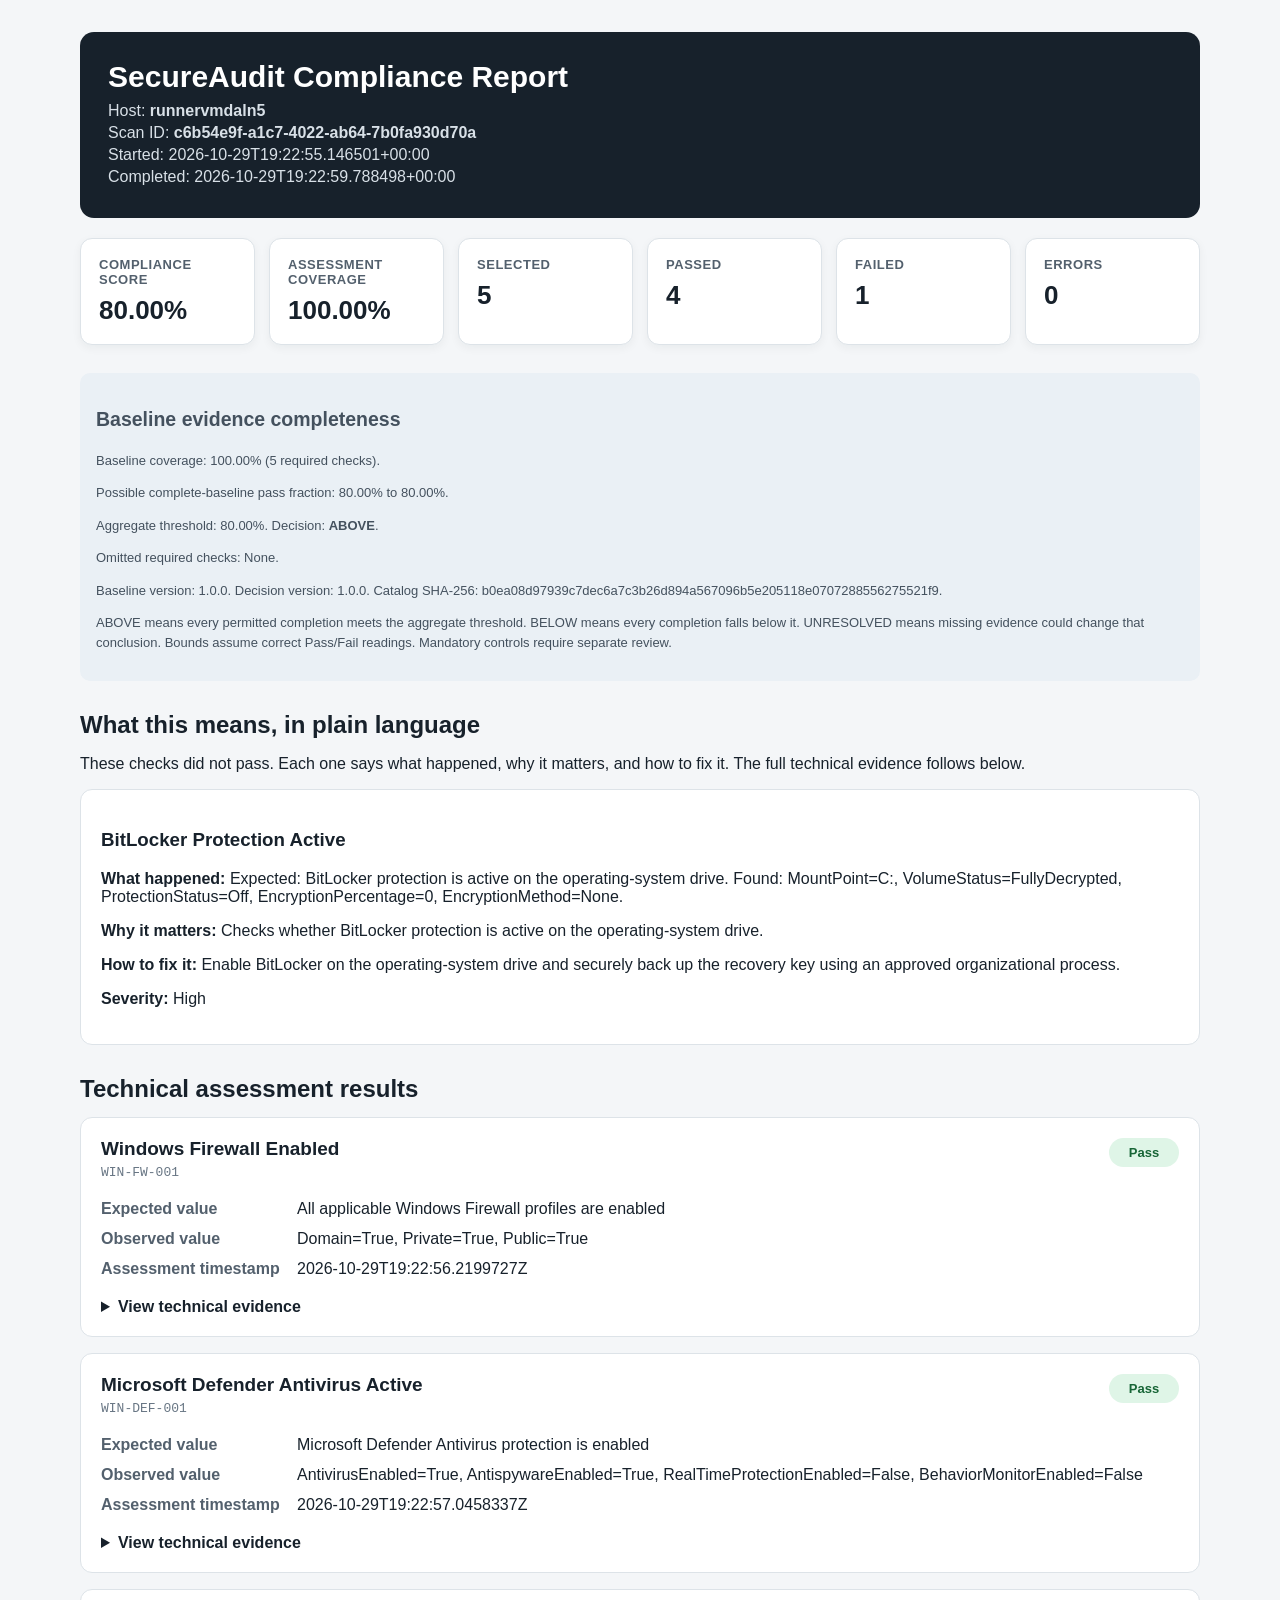
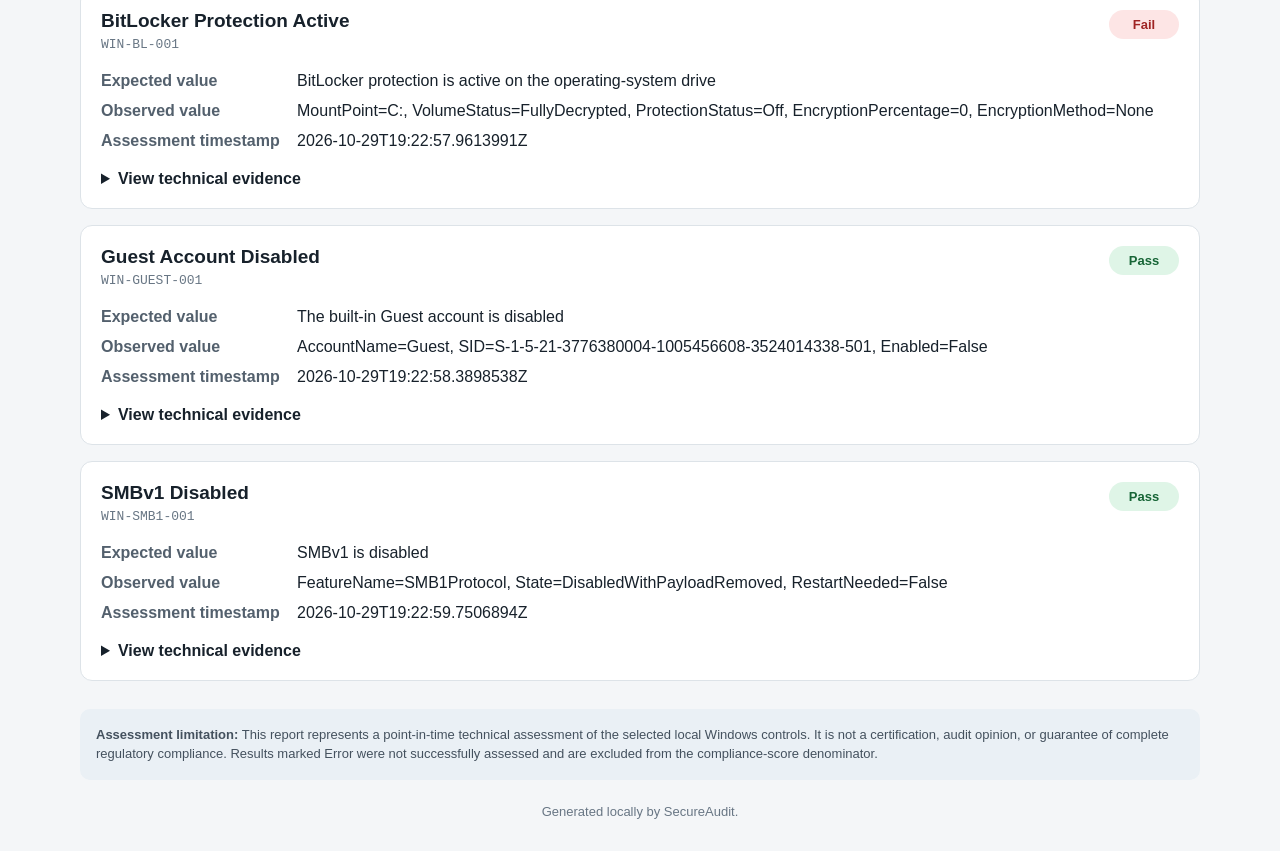
<file: windows-observations/run-40939421976/runner-baseline/repeat-1/secureaudit-c6b54e9f-a1c7-4022-ab64-7b0fa930d70a.html>
<!DOCTYPE html>
<html lang="en">
<head>
    <meta charset="utf-8">
    <meta
        name="viewport"
        content="width=device-width, initial-scale=1"
    >
    <title>SecureAudit Report - runnervmdaln5</title>

    <style>
        :root {
            color-scheme: light;
            font-family:
                Inter,
                "Segoe UI",
                Arial,
                sans-serif;
            background: #f4f6f8;
            color: #17212b;
        }

        * {
            box-sizing: border-box;
        }

        body {
            margin: 0;
            background: #f4f6f8;
            color: #17212b;
        }

        .page {
            width: min(1120px, calc(100% - 32px));
            margin: 32px auto;
        }

        .report-header {
            padding: 28px;
            border-radius: 14px;
            background: #17212b;
            color: #ffffff;
        }

        .report-header h1 {
            margin: 0 0 8px;
            font-size: 30px;
        }

        .report-header p {
            margin: 4px 0;
            color: #d8e0e7;
        }

        .summary-grid {
            display: grid;
            grid-template-columns:
                repeat(auto-fit, minmax(150px, 1fr));
            gap: 14px;
            margin: 20px 0;
        }

        .summary-card {
            padding: 18px;
            border: 1px solid #dde3e8;
            border-radius: 12px;
            background: #ffffff;
            box-shadow: 0 3px 10px rgba(23, 33, 43, 0.05);
        }

        .summary-card .label {
            margin-bottom: 8px;
            color: #53606d;
            font-size: 13px;
            font-weight: 600;
            text-transform: uppercase;
            letter-spacing: 0.04em;
        }

        .summary-card .value {
            font-size: 26px;
            font-weight: 700;
        }

        .section-heading {
            margin: 30px 0 14px;
        }

        .result-card {
            margin-bottom: 16px;
            padding: 20px;
            border: 1px solid #dde3e8;
            border-radius: 12px;
            background: #ffffff;
        }

        .result-header {
            display: flex;
            justify-content: space-between;
            align-items: flex-start;
            gap: 16px;
        }

        .result-header h3 {
            margin: 0;
            font-size: 19px;
        }

        .check-id {
            margin: 5px 0 0;
            color: #687684;
            font-family: Consolas, monospace;
            font-size: 13px;
        }

        .status-badge {
            display: inline-block;
            min-width: 70px;
            padding: 7px 12px;
            border-radius: 999px;
            text-align: center;
            font-size: 13px;
            font-weight: 700;
        }

        .status-pass {
            background: #dff5e7;
            color: #176536;
        }

        .status-fail {
            background: #fde5e5;
            color: #9f2424;
        }

        .status-error {
            background: #fff0d5;
            color: #8a5200;
        }

        .result-details {
            display: grid;
            gap: 12px;
            margin: 20px 0;
        }

        .result-details div {
            display: grid;
            grid-template-columns: 180px 1fr;
            gap: 16px;
        }

        dt {
            color: #53606d;
            font-weight: 600;
        }

        dd {
            margin: 0;
            overflow-wrap: anywhere;
        }

        .error-message {
            margin: 14px 0;
            padding: 12px;
            border-left: 4px solid #d98200;
            background: #fff7e8;
            overflow-wrap: anywhere;
        }

        details {
            margin-top: 16px;
        }

        summary {
            cursor: pointer;
            font-weight: 600;
        }

        pre {
            max-height: 420px;
            padding: 16px;
            overflow: auto;
            border-radius: 8px;
            background: #101820;
            color: #e8eef3;
            white-space: pre-wrap;
            overflow-wrap: anywhere;
        }

        .empty-state {
            padding: 28px;
            border: 1px dashed #adb8c2;
            border-radius: 12px;
            background: #ffffff;
            color: #53606d;
            text-align: center;
        }

        .disclaimer {
            margin-top: 28px;
            padding: 16px;
            border-radius: 10px;
            background: #eaf0f5;
            color: #44515e;
            font-size: 13px;
            line-height: 1.5;
        }

        .footer {
            margin: 24px 0;
            color: #687684;
            font-size: 13px;
            text-align: center;
        }

        @media (max-width: 640px) {
            .page {
                width: min(100% - 20px, 1120px);
                margin: 10px auto;
            }

            .report-header {
                padding: 20px;
            }

            .result-header {
                flex-direction: column;
            }

            .result-details div {
                grid-template-columns: 1fr;
                gap: 4px;
            }
        }

        @media print {
            body {
                background: #ffffff;
            }

            .page {
                width: 100%;
                margin: 0;
            }

            .result-card,
            .summary-card {
                break-inside: avoid;
                box-shadow: none;
            }

            details {
                display: block;
            }

            details > summary {
                display: none;
            }

            details > pre {
                display: block;
                max-height: none;
            }
        }
    </style>
</head>

<body>
    <main class="page">
        <header class="report-header">
            <h1>SecureAudit Compliance Report</h1>
            <p>
                Host:
                <strong>runnervmdaln5</strong>
            </p>
            <p>
                Scan ID:
                <strong>c6b54e9f-a1c7-4022-ab64-7b0fa930d70a</strong>
            </p>
            <p>
                Started:
                2026-10-29T19:22:55.146501+00:00
            </p>
            <p>
                Completed:
                2026-10-29T19:22:59.788498+00:00
            </p>
        </header>

        <section
            class="summary-grid"
            aria-label="Assessment summary"
        >
            <div class="summary-card">
                <div class="label">Compliance score</div>
                <div class="value">80.00%</div>
            </div>

            <div class="summary-card">
                <div class="label">Assessment coverage</div>
                <div class="value">
                    100.00%
                </div>
            </div>

            <div class="summary-card">
                <div class="label">Selected</div>
                <div class="value">
                    5
                </div>
            </div>

            <div class="summary-card">
                <div class="label">Passed</div>
                <div class="value">
                    4
                </div>
            </div>

            <div class="summary-card">
                <div class="label">Failed</div>
                <div class="value">
                    1
                </div>
            </div>

            <div class="summary-card">
                <div class="label">Errors</div>
                <div class="value">
                    0
                </div>
            </div>
        </section>

        
        <section class="disclaimer" aria-label="Baseline evidence completeness">
            <h2>Baseline evidence completeness</h2>
            <p>Baseline coverage: 100.00%
            (5 required checks).</p>
            <p>Possible complete-baseline pass fraction:
            80.00% to 80.00%.</p>
            <p>Aggregate threshold: 80.00%.
            Decision: <strong>ABOVE</strong>.</p>
            <p>Omitted required checks: None.</p>
            <p>Baseline version: 1.0.0.
            Decision version: 1.0.0.
            Catalog SHA-256: b0ea08d97939c7dec6a7c3b26d894a567096b5e205118e0707288556275521f9.</p>
            <p>ABOVE means every permitted completion meets the aggregate threshold.
            BELOW means every completion falls below it. UNRESOLVED means missing
            evidence could change that conclusion. Bounds assume correct Pass/Fail
            readings. Mandatory controls require separate review.</p>
        </section>
        
        
        
        <section aria-label="Plain language summary">
            <h2 class="section-heading">What this means, in plain language</h2>
            <p>These checks did not pass. Each one says what happened, why it
            matters, and how to fix it. The full technical evidence follows below.</p>
            
        <article class="result-card">
            <h3>BitLocker Protection Active</h3>
            <p><strong>What happened:</strong> Expected: BitLocker protection is active on the operating-system drive. Found: MountPoint=C:, VolumeStatus=FullyDecrypted, ProtectionStatus=Off, EncryptionPercentage=0, EncryptionMethod=None.</p>
            <p><strong>Why it matters:</strong> Checks whether BitLocker protection is active on the operating-system drive.</p>
            <p><strong>How to fix it:</strong> Enable BitLocker on the operating-system drive and securely back up the recovery key using an approved organizational process.</p>
            <p><strong>Severity:</strong> High</p>
        </article>
        
        </section>
        

        <h2 class="section-heading">Technical assessment results</h2>

        <section aria-label="Technical assessment results">
            
    <article class="result-card">
        <div class="result-header">
            <div>
                <h3>Windows Firewall Enabled</h3>
                <p class="check-id">WIN-FW-001</p>
            </div>
            <span class="status-badge status-pass">
                Pass
            </span>
        </div>

        <dl class="result-details">
            <div>
                <dt>Expected value</dt>
                <dd>All applicable Windows Firewall profiles are enabled</dd>
            </div>
            <div>
                <dt>Observed value</dt>
                <dd>Domain=True, Private=True, Public=True</dd>
            </div>
            <div>
                <dt>Assessment timestamp</dt>
                <dd>2026-10-29T19:22:56.2199727Z</dd>
            </div>
        </dl>

        

        <details>
            <summary>View technical evidence</summary>
            <pre>[
  {
    &quot;profile&quot;: &quot;Domain&quot;,
    &quot;enabled&quot;: true,
    &quot;found&quot;: true
  },
  {
    &quot;profile&quot;: &quot;Private&quot;,
    &quot;enabled&quot;: true,
    &quot;found&quot;: true
  },
  {
    &quot;profile&quot;: &quot;Public&quot;,
    &quot;enabled&quot;: true,
    &quot;found&quot;: true
  }
]</pre>
        </details>
    </article>
    

    <article class="result-card">
        <div class="result-header">
            <div>
                <h3>Microsoft Defender Antivirus Active</h3>
                <p class="check-id">WIN-DEF-001</p>
            </div>
            <span class="status-badge status-pass">
                Pass
            </span>
        </div>

        <dl class="result-details">
            <div>
                <dt>Expected value</dt>
                <dd>Microsoft Defender Antivirus protection is enabled</dd>
            </div>
            <div>
                <dt>Observed value</dt>
                <dd>AntivirusEnabled=True, AntispywareEnabled=True, RealTimeProtectionEnabled=False, BehaviorMonitorEnabled=False</dd>
            </div>
            <div>
                <dt>Assessment timestamp</dt>
                <dd>2026-10-29T19:22:57.0458337Z</dd>
            </div>
        </dl>

        

        <details>
            <summary>View technical evidence</summary>
            <pre>[
  {
    &quot;setting&quot;: &quot;AntivirusEnabled&quot;,
    &quot;enabled&quot;: true
  },
  {
    &quot;setting&quot;: &quot;AntispywareEnabled&quot;,
    &quot;enabled&quot;: true
  },
  {
    &quot;setting&quot;: &quot;RealTimeProtectionEnabled&quot;,
    &quot;enabled&quot;: false
  },
  {
    &quot;setting&quot;: &quot;BehaviorMonitorEnabled&quot;,
    &quot;enabled&quot;: false
  }
]</pre>
        </details>
    </article>
    

    <article class="result-card">
        <div class="result-header">
            <div>
                <h3>BitLocker Protection Active</h3>
                <p class="check-id">WIN-BL-001</p>
            </div>
            <span class="status-badge status-fail">
                Fail
            </span>
        </div>

        <dl class="result-details">
            <div>
                <dt>Expected value</dt>
                <dd>BitLocker protection is active on the operating-system drive</dd>
            </div>
            <div>
                <dt>Observed value</dt>
                <dd>MountPoint=C:, VolumeStatus=FullyDecrypted, ProtectionStatus=Off, EncryptionPercentage=0, EncryptionMethod=None</dd>
            </div>
            <div>
                <dt>Assessment timestamp</dt>
                <dd>2026-10-29T19:22:57.9613991Z</dd>
            </div>
        </dl>

        

        <details>
            <summary>View technical evidence</summary>
            <pre>[
  {
    &quot;mount_point&quot;: &quot;C:&quot;,
    &quot;volume_type&quot;: &quot;OperatingSystem&quot;,
    &quot;volume_status&quot;: &quot;FullyDecrypted&quot;,
    &quot;protection_status&quot;: &quot;Off&quot;,
    &quot;encryption_percentage&quot;: 0,
    &quot;encryption_method&quot;: &quot;None&quot;,
    &quot;lock_status&quot;: &quot;Unlocked&quot;,
    &quot;key_protector_types&quot;: []
  }
]</pre>
        </details>
    </article>
    

    <article class="result-card">
        <div class="result-header">
            <div>
                <h3>Guest Account Disabled</h3>
                <p class="check-id">WIN-GUEST-001</p>
            </div>
            <span class="status-badge status-pass">
                Pass
            </span>
        </div>

        <dl class="result-details">
            <div>
                <dt>Expected value</dt>
                <dd>The built-in Guest account is disabled</dd>
            </div>
            <div>
                <dt>Observed value</dt>
                <dd>AccountName=Guest, SID=S-1-5-21-3776380004-1005456608-3524014338-501, Enabled=False</dd>
            </div>
            <div>
                <dt>Assessment timestamp</dt>
                <dd>2026-10-29T19:22:58.3898538Z</dd>
            </div>
        </dl>

        

        <details>
            <summary>View technical evidence</summary>
            <pre>[
  {
    &quot;account_name&quot;: &quot;Guest&quot;,
    &quot;sid&quot;: &quot;S-1-5-21-3776380004-1005456608-3524014338-501&quot;,
    &quot;enabled&quot;: false,
    &quot;principal_source&quot;: &quot;Local&quot;,
    &quot;last_logon&quot;: null
  }
]</pre>
        </details>
    </article>
    

    <article class="result-card">
        <div class="result-header">
            <div>
                <h3>SMBv1 Disabled</h3>
                <p class="check-id">WIN-SMB1-001</p>
            </div>
            <span class="status-badge status-pass">
                Pass
            </span>
        </div>

        <dl class="result-details">
            <div>
                <dt>Expected value</dt>
                <dd>SMBv1 is disabled</dd>
            </div>
            <div>
                <dt>Observed value</dt>
                <dd>FeatureName=SMB1Protocol, State=DisabledWithPayloadRemoved, RestartNeeded=False</dd>
            </div>
            <div>
                <dt>Assessment timestamp</dt>
                <dd>2026-10-29T19:22:59.7506894Z</dd>
            </div>
        </dl>

        

        <details>
            <summary>View technical evidence</summary>
            <pre>[
  {
    &quot;feature_name&quot;: &quot;SMB1Protocol&quot;,
    &quot;feature_state&quot;: &quot;DisabledWithPayloadRemoved&quot;,
    &quot;restart_needed&quot;: &quot;False&quot;,
    &quot;custom_properties&quot;: [
      &quot;Microsoft.Dism.Commands.CustomProperty&quot;,
      &quot;Microsoft.Dism.Commands.CustomProperty&quot;,
      &quot;Microsoft.Dism.Commands.CustomProperty&quot;,
      &quot;Microsoft.Dism.Commands.CustomProperty&quot;,
      &quot;Microsoft.Dism.Commands.CustomProperty&quot;,
      &quot;Microsoft.Dism.Commands.CustomProperty&quot;
    ]
  }
]</pre>
        </details>
    </article>
    
        </section>

        <aside class="disclaimer">
            <strong>Assessment limitation:</strong>
            This report represents a point-in-time technical assessment of
            the selected local Windows controls. It is not a certification,
            audit opinion, or guarantee of complete regulatory compliance.
            Results marked Error were not successfully assessed and are
            excluded from the compliance-score denominator.
        </aside>

        <footer class="footer">
            Generated locally by SecureAudit.
        </footer>
    </main>
</body>
</html>
</file>
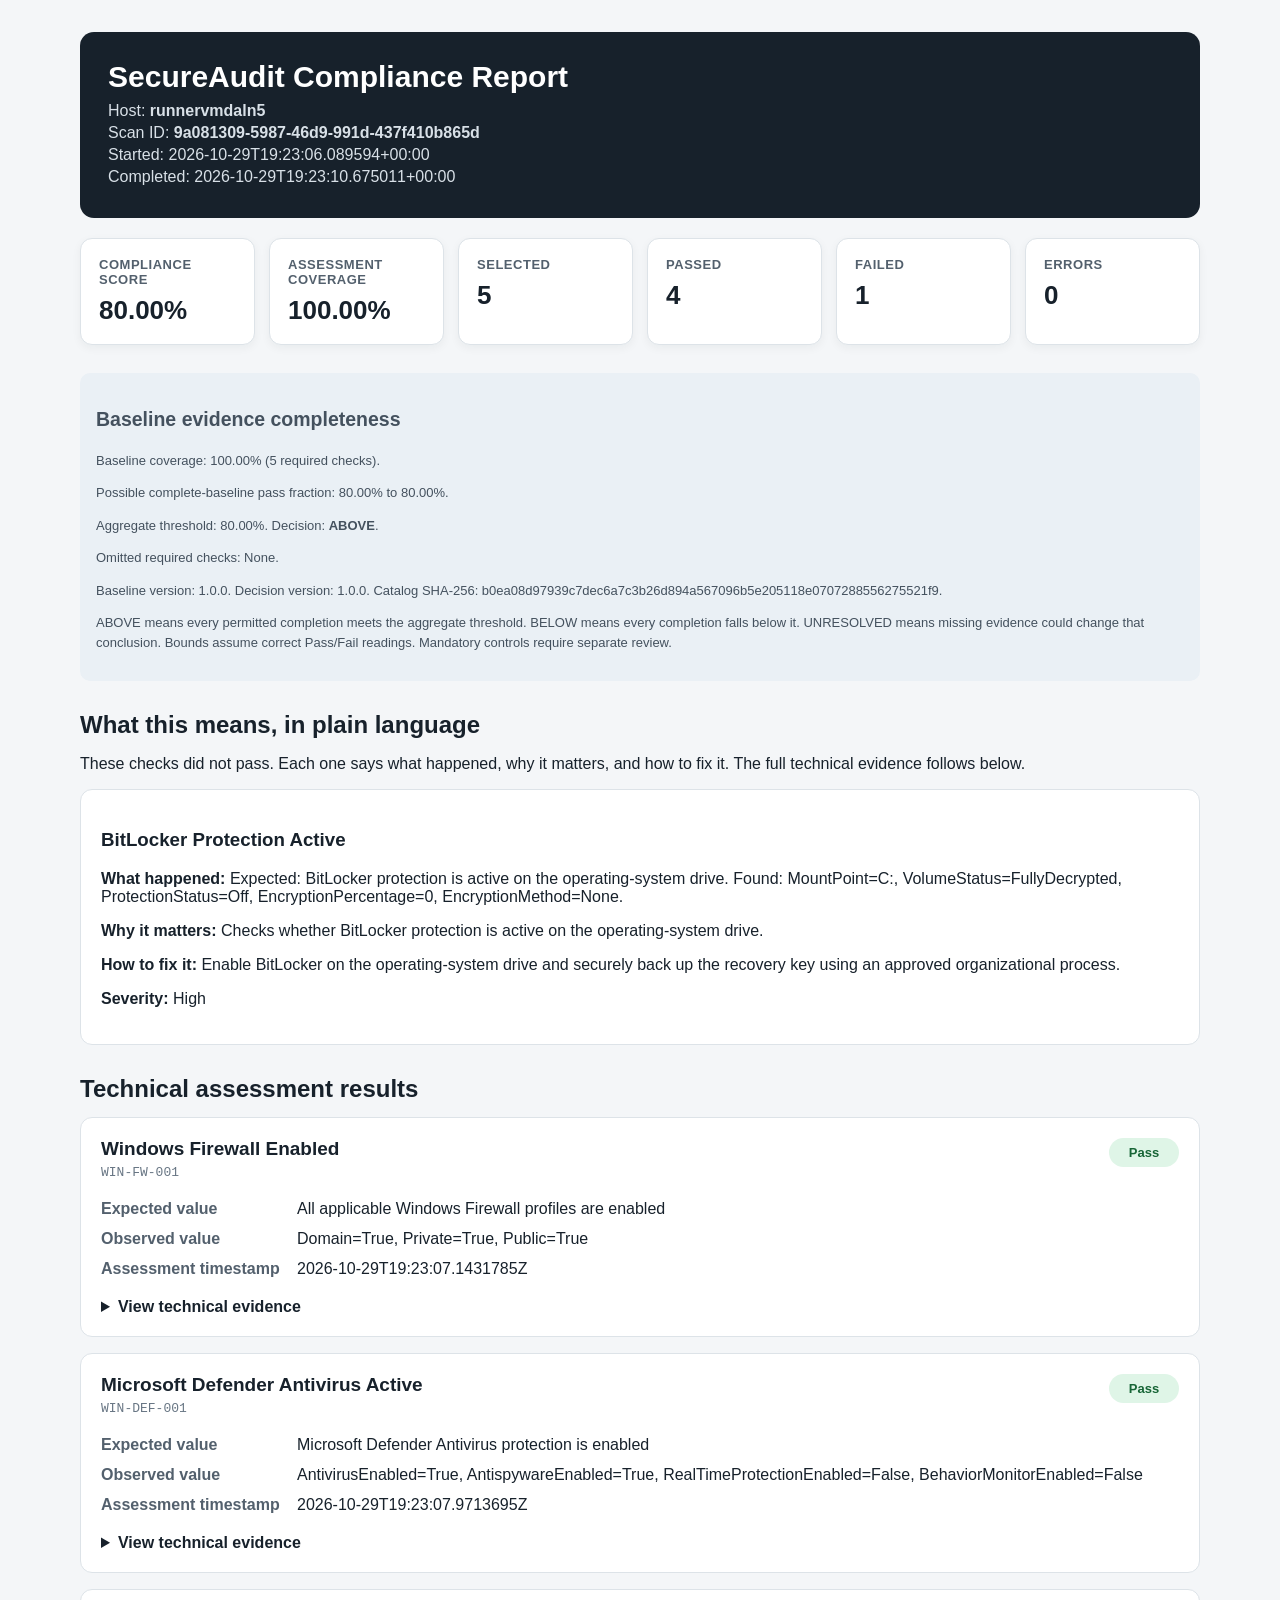
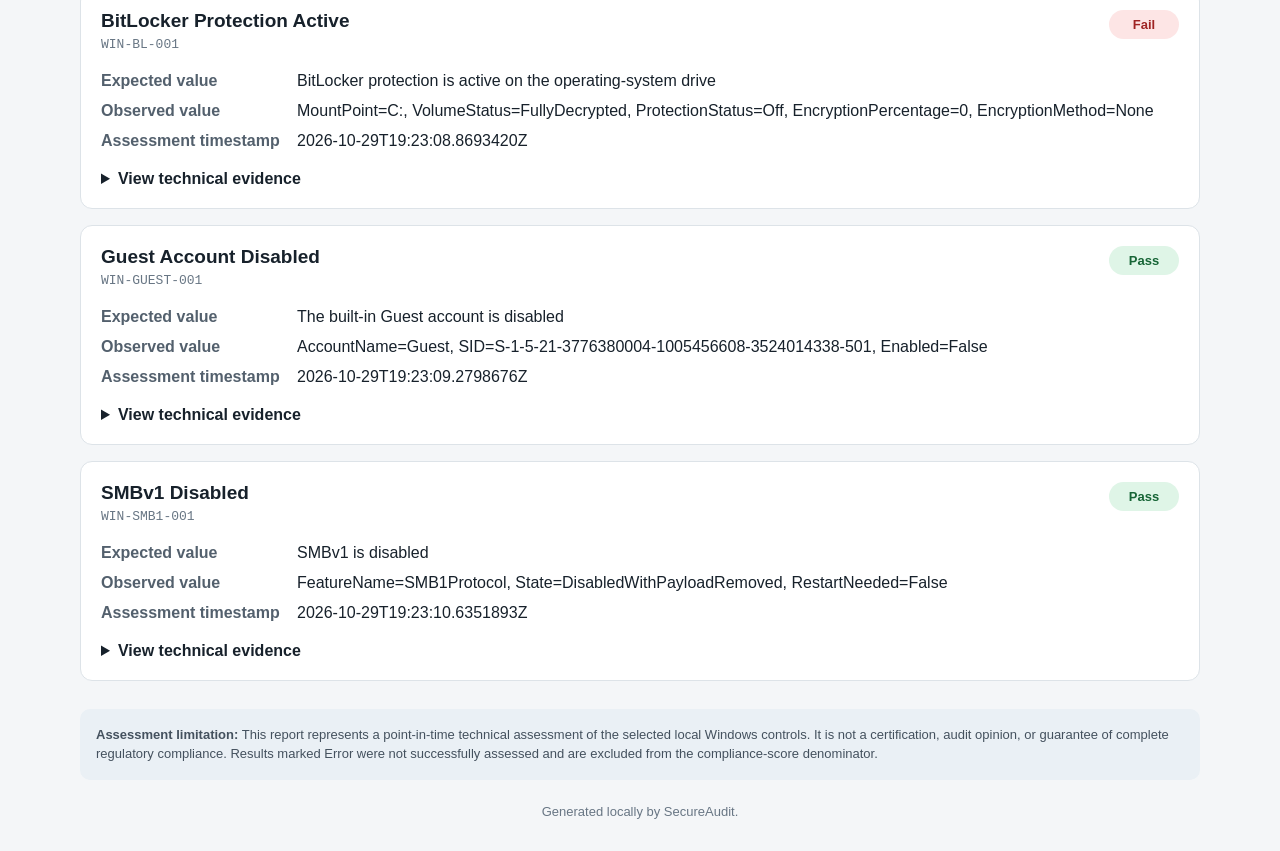
<file: windows-observations/run-40939421976/runner-baseline/repeat-2/secureaudit-9a081309-5987-46d9-991d-437f410b865d.html>
<!DOCTYPE html>
<html lang="en">
<head>
    <meta charset="utf-8">
    <meta
        name="viewport"
        content="width=device-width, initial-scale=1"
    >
    <title>SecureAudit Report - runnervmdaln5</title>

    <style>
        :root {
            color-scheme: light;
            font-family:
                Inter,
                "Segoe UI",
                Arial,
                sans-serif;
            background: #f4f6f8;
            color: #17212b;
        }

        * {
            box-sizing: border-box;
        }

        body {
            margin: 0;
            background: #f4f6f8;
            color: #17212b;
        }

        .page {
            width: min(1120px, calc(100% - 32px));
            margin: 32px auto;
        }

        .report-header {
            padding: 28px;
            border-radius: 14px;
            background: #17212b;
            color: #ffffff;
        }

        .report-header h1 {
            margin: 0 0 8px;
            font-size: 30px;
        }

        .report-header p {
            margin: 4px 0;
            color: #d8e0e7;
        }

        .summary-grid {
            display: grid;
            grid-template-columns:
                repeat(auto-fit, minmax(150px, 1fr));
            gap: 14px;
            margin: 20px 0;
        }

        .summary-card {
            padding: 18px;
            border: 1px solid #dde3e8;
            border-radius: 12px;
            background: #ffffff;
            box-shadow: 0 3px 10px rgba(23, 33, 43, 0.05);
        }

        .summary-card .label {
            margin-bottom: 8px;
            color: #53606d;
            font-size: 13px;
            font-weight: 600;
            text-transform: uppercase;
            letter-spacing: 0.04em;
        }

        .summary-card .value {
            font-size: 26px;
            font-weight: 700;
        }

        .section-heading {
            margin: 30px 0 14px;
        }

        .result-card {
            margin-bottom: 16px;
            padding: 20px;
            border: 1px solid #dde3e8;
            border-radius: 12px;
            background: #ffffff;
        }

        .result-header {
            display: flex;
            justify-content: space-between;
            align-items: flex-start;
            gap: 16px;
        }

        .result-header h3 {
            margin: 0;
            font-size: 19px;
        }

        .check-id {
            margin: 5px 0 0;
            color: #687684;
            font-family: Consolas, monospace;
            font-size: 13px;
        }

        .status-badge {
            display: inline-block;
            min-width: 70px;
            padding: 7px 12px;
            border-radius: 999px;
            text-align: center;
            font-size: 13px;
            font-weight: 700;
        }

        .status-pass {
            background: #dff5e7;
            color: #176536;
        }

        .status-fail {
            background: #fde5e5;
            color: #9f2424;
        }

        .status-error {
            background: #fff0d5;
            color: #8a5200;
        }

        .result-details {
            display: grid;
            gap: 12px;
            margin: 20px 0;
        }

        .result-details div {
            display: grid;
            grid-template-columns: 180px 1fr;
            gap: 16px;
        }

        dt {
            color: #53606d;
            font-weight: 600;
        }

        dd {
            margin: 0;
            overflow-wrap: anywhere;
        }

        .error-message {
            margin: 14px 0;
            padding: 12px;
            border-left: 4px solid #d98200;
            background: #fff7e8;
            overflow-wrap: anywhere;
        }

        details {
            margin-top: 16px;
        }

        summary {
            cursor: pointer;
            font-weight: 600;
        }

        pre {
            max-height: 420px;
            padding: 16px;
            overflow: auto;
            border-radius: 8px;
            background: #101820;
            color: #e8eef3;
            white-space: pre-wrap;
            overflow-wrap: anywhere;
        }

        .empty-state {
            padding: 28px;
            border: 1px dashed #adb8c2;
            border-radius: 12px;
            background: #ffffff;
            color: #53606d;
            text-align: center;
        }

        .disclaimer {
            margin-top: 28px;
            padding: 16px;
            border-radius: 10px;
            background: #eaf0f5;
            color: #44515e;
            font-size: 13px;
            line-height: 1.5;
        }

        .footer {
            margin: 24px 0;
            color: #687684;
            font-size: 13px;
            text-align: center;
        }

        @media (max-width: 640px) {
            .page {
                width: min(100% - 20px, 1120px);
                margin: 10px auto;
            }

            .report-header {
                padding: 20px;
            }

            .result-header {
                flex-direction: column;
            }

            .result-details div {
                grid-template-columns: 1fr;
                gap: 4px;
            }
        }

        @media print {
            body {
                background: #ffffff;
            }

            .page {
                width: 100%;
                margin: 0;
            }

            .result-card,
            .summary-card {
                break-inside: avoid;
                box-shadow: none;
            }

            details {
                display: block;
            }

            details > summary {
                display: none;
            }

            details > pre {
                display: block;
                max-height: none;
            }
        }
    </style>
</head>

<body>
    <main class="page">
        <header class="report-header">
            <h1>SecureAudit Compliance Report</h1>
            <p>
                Host:
                <strong>runnervmdaln5</strong>
            </p>
            <p>
                Scan ID:
                <strong>9a081309-5987-46d9-991d-437f410b865d</strong>
            </p>
            <p>
                Started:
                2026-10-29T19:23:06.089594+00:00
            </p>
            <p>
                Completed:
                2026-10-29T19:23:10.675011+00:00
            </p>
        </header>

        <section
            class="summary-grid"
            aria-label="Assessment summary"
        >
            <div class="summary-card">
                <div class="label">Compliance score</div>
                <div class="value">80.00%</div>
            </div>

            <div class="summary-card">
                <div class="label">Assessment coverage</div>
                <div class="value">
                    100.00%
                </div>
            </div>

            <div class="summary-card">
                <div class="label">Selected</div>
                <div class="value">
                    5
                </div>
            </div>

            <div class="summary-card">
                <div class="label">Passed</div>
                <div class="value">
                    4
                </div>
            </div>

            <div class="summary-card">
                <div class="label">Failed</div>
                <div class="value">
                    1
                </div>
            </div>

            <div class="summary-card">
                <div class="label">Errors</div>
                <div class="value">
                    0
                </div>
            </div>
        </section>

        
        <section class="disclaimer" aria-label="Baseline evidence completeness">
            <h2>Baseline evidence completeness</h2>
            <p>Baseline coverage: 100.00%
            (5 required checks).</p>
            <p>Possible complete-baseline pass fraction:
            80.00% to 80.00%.</p>
            <p>Aggregate threshold: 80.00%.
            Decision: <strong>ABOVE</strong>.</p>
            <p>Omitted required checks: None.</p>
            <p>Baseline version: 1.0.0.
            Decision version: 1.0.0.
            Catalog SHA-256: b0ea08d97939c7dec6a7c3b26d894a567096b5e205118e0707288556275521f9.</p>
            <p>ABOVE means every permitted completion meets the aggregate threshold.
            BELOW means every completion falls below it. UNRESOLVED means missing
            evidence could change that conclusion. Bounds assume correct Pass/Fail
            readings. Mandatory controls require separate review.</p>
        </section>
        
        
        
        <section aria-label="Plain language summary">
            <h2 class="section-heading">What this means, in plain language</h2>
            <p>These checks did not pass. Each one says what happened, why it
            matters, and how to fix it. The full technical evidence follows below.</p>
            
        <article class="result-card">
            <h3>BitLocker Protection Active</h3>
            <p><strong>What happened:</strong> Expected: BitLocker protection is active on the operating-system drive. Found: MountPoint=C:, VolumeStatus=FullyDecrypted, ProtectionStatus=Off, EncryptionPercentage=0, EncryptionMethod=None.</p>
            <p><strong>Why it matters:</strong> Checks whether BitLocker protection is active on the operating-system drive.</p>
            <p><strong>How to fix it:</strong> Enable BitLocker on the operating-system drive and securely back up the recovery key using an approved organizational process.</p>
            <p><strong>Severity:</strong> High</p>
        </article>
        
        </section>
        

        <h2 class="section-heading">Technical assessment results</h2>

        <section aria-label="Technical assessment results">
            
    <article class="result-card">
        <div class="result-header">
            <div>
                <h3>Windows Firewall Enabled</h3>
                <p class="check-id">WIN-FW-001</p>
            </div>
            <span class="status-badge status-pass">
                Pass
            </span>
        </div>

        <dl class="result-details">
            <div>
                <dt>Expected value</dt>
                <dd>All applicable Windows Firewall profiles are enabled</dd>
            </div>
            <div>
                <dt>Observed value</dt>
                <dd>Domain=True, Private=True, Public=True</dd>
            </div>
            <div>
                <dt>Assessment timestamp</dt>
                <dd>2026-10-29T19:23:07.1431785Z</dd>
            </div>
        </dl>

        

        <details>
            <summary>View technical evidence</summary>
            <pre>[
  {
    &quot;profile&quot;: &quot;Domain&quot;,
    &quot;enabled&quot;: true,
    &quot;found&quot;: true
  },
  {
    &quot;profile&quot;: &quot;Private&quot;,
    &quot;enabled&quot;: true,
    &quot;found&quot;: true
  },
  {
    &quot;profile&quot;: &quot;Public&quot;,
    &quot;enabled&quot;: true,
    &quot;found&quot;: true
  }
]</pre>
        </details>
    </article>
    

    <article class="result-card">
        <div class="result-header">
            <div>
                <h3>Microsoft Defender Antivirus Active</h3>
                <p class="check-id">WIN-DEF-001</p>
            </div>
            <span class="status-badge status-pass">
                Pass
            </span>
        </div>

        <dl class="result-details">
            <div>
                <dt>Expected value</dt>
                <dd>Microsoft Defender Antivirus protection is enabled</dd>
            </div>
            <div>
                <dt>Observed value</dt>
                <dd>AntivirusEnabled=True, AntispywareEnabled=True, RealTimeProtectionEnabled=False, BehaviorMonitorEnabled=False</dd>
            </div>
            <div>
                <dt>Assessment timestamp</dt>
                <dd>2026-10-29T19:23:07.9713695Z</dd>
            </div>
        </dl>

        

        <details>
            <summary>View technical evidence</summary>
            <pre>[
  {
    &quot;setting&quot;: &quot;AntivirusEnabled&quot;,
    &quot;enabled&quot;: true
  },
  {
    &quot;setting&quot;: &quot;AntispywareEnabled&quot;,
    &quot;enabled&quot;: true
  },
  {
    &quot;setting&quot;: &quot;RealTimeProtectionEnabled&quot;,
    &quot;enabled&quot;: false
  },
  {
    &quot;setting&quot;: &quot;BehaviorMonitorEnabled&quot;,
    &quot;enabled&quot;: false
  }
]</pre>
        </details>
    </article>
    

    <article class="result-card">
        <div class="result-header">
            <div>
                <h3>BitLocker Protection Active</h3>
                <p class="check-id">WIN-BL-001</p>
            </div>
            <span class="status-badge status-fail">
                Fail
            </span>
        </div>

        <dl class="result-details">
            <div>
                <dt>Expected value</dt>
                <dd>BitLocker protection is active on the operating-system drive</dd>
            </div>
            <div>
                <dt>Observed value</dt>
                <dd>MountPoint=C:, VolumeStatus=FullyDecrypted, ProtectionStatus=Off, EncryptionPercentage=0, EncryptionMethod=None</dd>
            </div>
            <div>
                <dt>Assessment timestamp</dt>
                <dd>2026-10-29T19:23:08.8693420Z</dd>
            </div>
        </dl>

        

        <details>
            <summary>View technical evidence</summary>
            <pre>[
  {
    &quot;mount_point&quot;: &quot;C:&quot;,
    &quot;volume_type&quot;: &quot;OperatingSystem&quot;,
    &quot;volume_status&quot;: &quot;FullyDecrypted&quot;,
    &quot;protection_status&quot;: &quot;Off&quot;,
    &quot;encryption_percentage&quot;: 0,
    &quot;encryption_method&quot;: &quot;None&quot;,
    &quot;lock_status&quot;: &quot;Unlocked&quot;,
    &quot;key_protector_types&quot;: []
  }
]</pre>
        </details>
    </article>
    

    <article class="result-card">
        <div class="result-header">
            <div>
                <h3>Guest Account Disabled</h3>
                <p class="check-id">WIN-GUEST-001</p>
            </div>
            <span class="status-badge status-pass">
                Pass
            </span>
        </div>

        <dl class="result-details">
            <div>
                <dt>Expected value</dt>
                <dd>The built-in Guest account is disabled</dd>
            </div>
            <div>
                <dt>Observed value</dt>
                <dd>AccountName=Guest, SID=S-1-5-21-3776380004-1005456608-3524014338-501, Enabled=False</dd>
            </div>
            <div>
                <dt>Assessment timestamp</dt>
                <dd>2026-10-29T19:23:09.2798676Z</dd>
            </div>
        </dl>

        

        <details>
            <summary>View technical evidence</summary>
            <pre>[
  {
    &quot;account_name&quot;: &quot;Guest&quot;,
    &quot;sid&quot;: &quot;S-1-5-21-3776380004-1005456608-3524014338-501&quot;,
    &quot;enabled&quot;: false,
    &quot;principal_source&quot;: &quot;Local&quot;,
    &quot;last_logon&quot;: null
  }
]</pre>
        </details>
    </article>
    

    <article class="result-card">
        <div class="result-header">
            <div>
                <h3>SMBv1 Disabled</h3>
                <p class="check-id">WIN-SMB1-001</p>
            </div>
            <span class="status-badge status-pass">
                Pass
            </span>
        </div>

        <dl class="result-details">
            <div>
                <dt>Expected value</dt>
                <dd>SMBv1 is disabled</dd>
            </div>
            <div>
                <dt>Observed value</dt>
                <dd>FeatureName=SMB1Protocol, State=DisabledWithPayloadRemoved, RestartNeeded=False</dd>
            </div>
            <div>
                <dt>Assessment timestamp</dt>
                <dd>2026-10-29T19:23:10.6351893Z</dd>
            </div>
        </dl>

        

        <details>
            <summary>View technical evidence</summary>
            <pre>[
  {
    &quot;feature_name&quot;: &quot;SMB1Protocol&quot;,
    &quot;feature_state&quot;: &quot;DisabledWithPayloadRemoved&quot;,
    &quot;restart_needed&quot;: &quot;False&quot;,
    &quot;custom_properties&quot;: [
      &quot;Microsoft.Dism.Commands.CustomProperty&quot;,
      &quot;Microsoft.Dism.Commands.CustomProperty&quot;,
      &quot;Microsoft.Dism.Commands.CustomProperty&quot;,
      &quot;Microsoft.Dism.Commands.CustomProperty&quot;,
      &quot;Microsoft.Dism.Commands.CustomProperty&quot;,
      &quot;Microsoft.Dism.Commands.CustomProperty&quot;
    ]
  }
]</pre>
        </details>
    </article>
    
        </section>

        <aside class="disclaimer">
            <strong>Assessment limitation:</strong>
            This report represents a point-in-time technical assessment of
            the selected local Windows controls. It is not a certification,
            audit opinion, or guarantee of complete regulatory compliance.
            Results marked Error were not successfully assessed and are
            excluded from the compliance-score denominator.
        </aside>

        <footer class="footer">
            Generated locally by SecureAudit.
        </footer>
    </main>
</body>
</html>
</file>
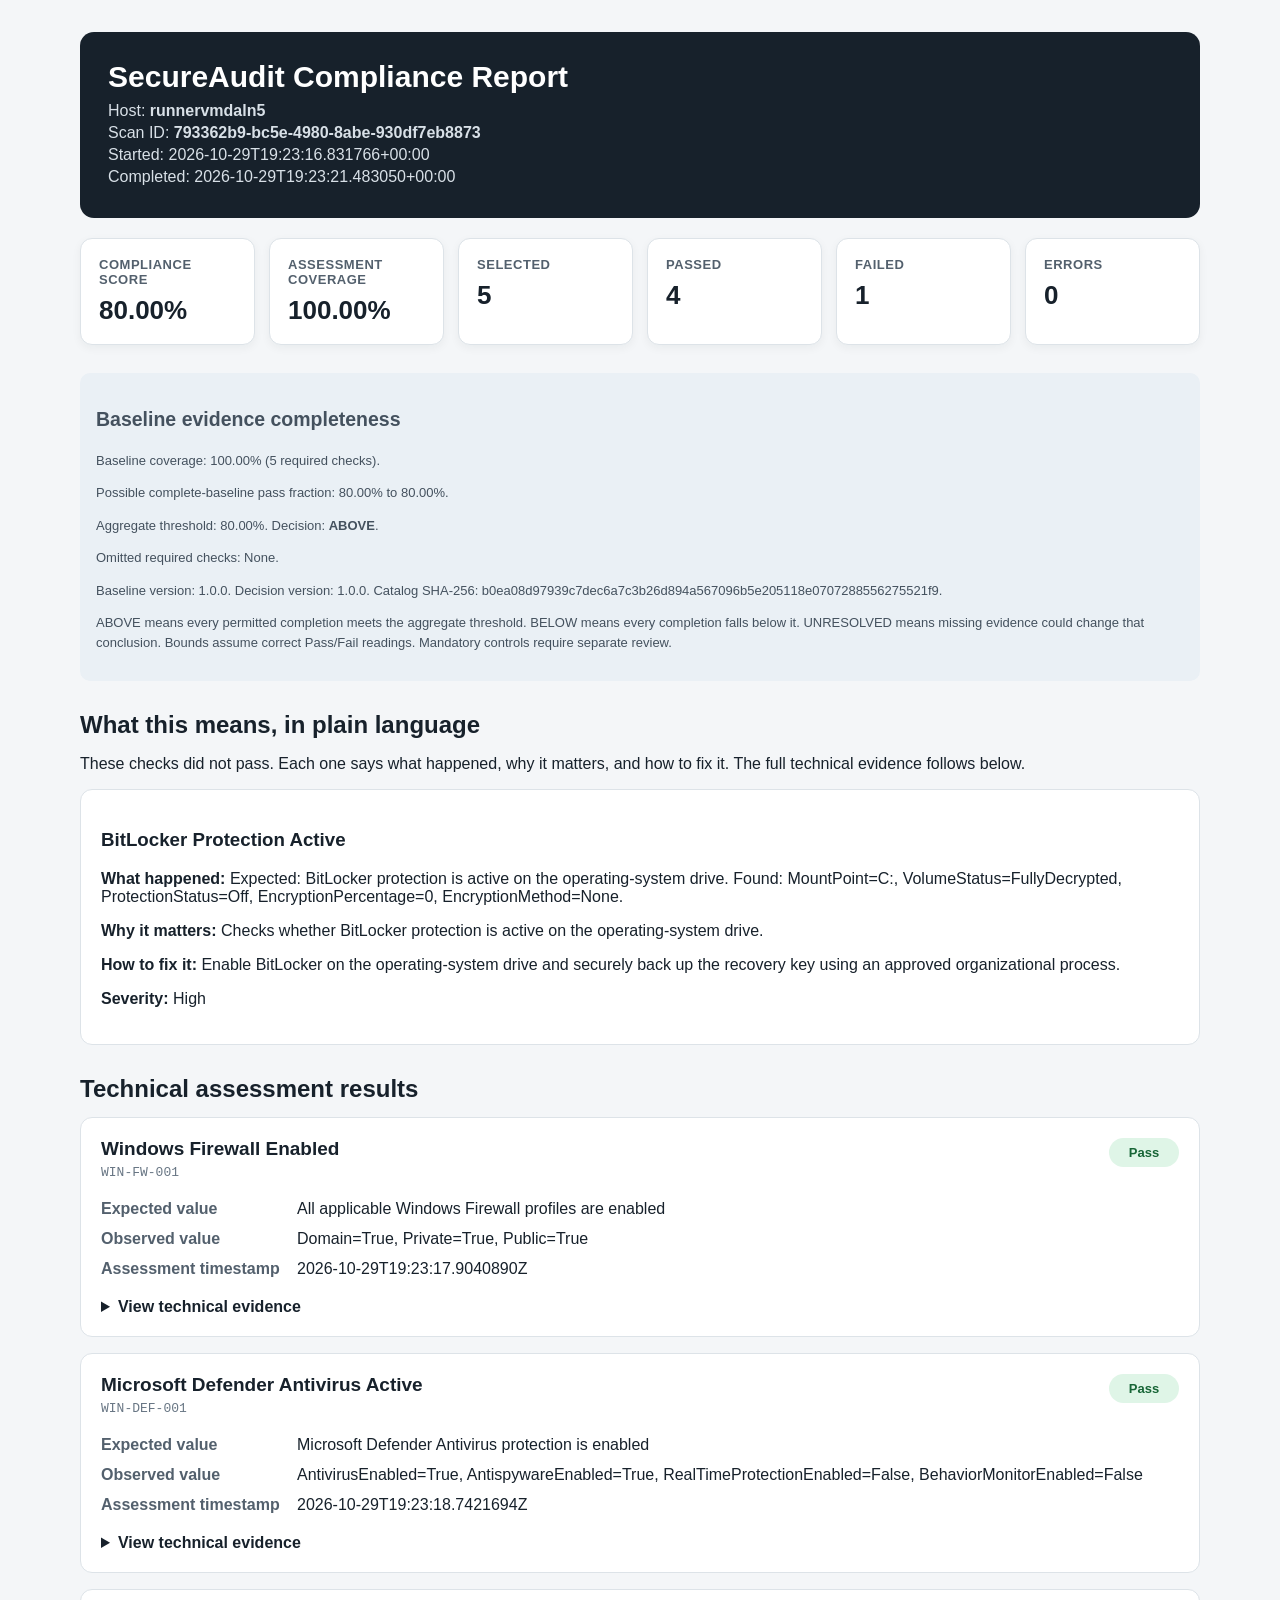
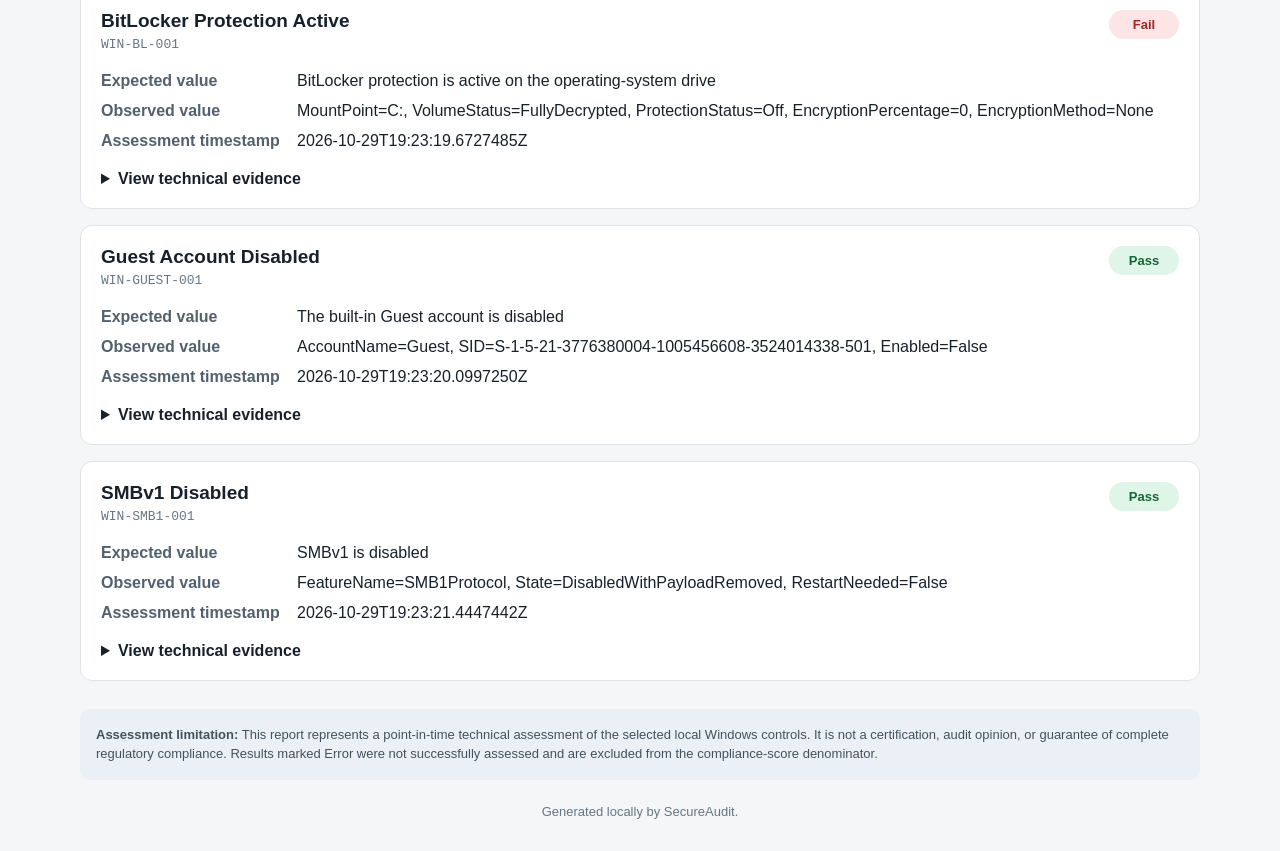
<file: windows-observations/run-40939421976/runner-baseline/repeat-3/secureaudit-793362b9-bc5e-4980-8abe-930df7eb8873.html>
<!DOCTYPE html>
<html lang="en">
<head>
    <meta charset="utf-8">
    <meta
        name="viewport"
        content="width=device-width, initial-scale=1"
    >
    <title>SecureAudit Report - runnervmdaln5</title>

    <style>
        :root {
            color-scheme: light;
            font-family:
                Inter,
                "Segoe UI",
                Arial,
                sans-serif;
            background: #f4f6f8;
            color: #17212b;
        }

        * {
            box-sizing: border-box;
        }

        body {
            margin: 0;
            background: #f4f6f8;
            color: #17212b;
        }

        .page {
            width: min(1120px, calc(100% - 32px));
            margin: 32px auto;
        }

        .report-header {
            padding: 28px;
            border-radius: 14px;
            background: #17212b;
            color: #ffffff;
        }

        .report-header h1 {
            margin: 0 0 8px;
            font-size: 30px;
        }

        .report-header p {
            margin: 4px 0;
            color: #d8e0e7;
        }

        .summary-grid {
            display: grid;
            grid-template-columns:
                repeat(auto-fit, minmax(150px, 1fr));
            gap: 14px;
            margin: 20px 0;
        }

        .summary-card {
            padding: 18px;
            border: 1px solid #dde3e8;
            border-radius: 12px;
            background: #ffffff;
            box-shadow: 0 3px 10px rgba(23, 33, 43, 0.05);
        }

        .summary-card .label {
            margin-bottom: 8px;
            color: #53606d;
            font-size: 13px;
            font-weight: 600;
            text-transform: uppercase;
            letter-spacing: 0.04em;
        }

        .summary-card .value {
            font-size: 26px;
            font-weight: 700;
        }

        .section-heading {
            margin: 30px 0 14px;
        }

        .result-card {
            margin-bottom: 16px;
            padding: 20px;
            border: 1px solid #dde3e8;
            border-radius: 12px;
            background: #ffffff;
        }

        .result-header {
            display: flex;
            justify-content: space-between;
            align-items: flex-start;
            gap: 16px;
        }

        .result-header h3 {
            margin: 0;
            font-size: 19px;
        }

        .check-id {
            margin: 5px 0 0;
            color: #687684;
            font-family: Consolas, monospace;
            font-size: 13px;
        }

        .status-badge {
            display: inline-block;
            min-width: 70px;
            padding: 7px 12px;
            border-radius: 999px;
            text-align: center;
            font-size: 13px;
            font-weight: 700;
        }

        .status-pass {
            background: #dff5e7;
            color: #176536;
        }

        .status-fail {
            background: #fde5e5;
            color: #9f2424;
        }

        .status-error {
            background: #fff0d5;
            color: #8a5200;
        }

        .result-details {
            display: grid;
            gap: 12px;
            margin: 20px 0;
        }

        .result-details div {
            display: grid;
            grid-template-columns: 180px 1fr;
            gap: 16px;
        }

        dt {
            color: #53606d;
            font-weight: 600;
        }

        dd {
            margin: 0;
            overflow-wrap: anywhere;
        }

        .error-message {
            margin: 14px 0;
            padding: 12px;
            border-left: 4px solid #d98200;
            background: #fff7e8;
            overflow-wrap: anywhere;
        }

        details {
            margin-top: 16px;
        }

        summary {
            cursor: pointer;
            font-weight: 600;
        }

        pre {
            max-height: 420px;
            padding: 16px;
            overflow: auto;
            border-radius: 8px;
            background: #101820;
            color: #e8eef3;
            white-space: pre-wrap;
            overflow-wrap: anywhere;
        }

        .empty-state {
            padding: 28px;
            border: 1px dashed #adb8c2;
            border-radius: 12px;
            background: #ffffff;
            color: #53606d;
            text-align: center;
        }

        .disclaimer {
            margin-top: 28px;
            padding: 16px;
            border-radius: 10px;
            background: #eaf0f5;
            color: #44515e;
            font-size: 13px;
            line-height: 1.5;
        }

        .footer {
            margin: 24px 0;
            color: #687684;
            font-size: 13px;
            text-align: center;
        }

        @media (max-width: 640px) {
            .page {
                width: min(100% - 20px, 1120px);
                margin: 10px auto;
            }

            .report-header {
                padding: 20px;
            }

            .result-header {
                flex-direction: column;
            }

            .result-details div {
                grid-template-columns: 1fr;
                gap: 4px;
            }
        }

        @media print {
            body {
                background: #ffffff;
            }

            .page {
                width: 100%;
                margin: 0;
            }

            .result-card,
            .summary-card {
                break-inside: avoid;
                box-shadow: none;
            }

            details {
                display: block;
            }

            details > summary {
                display: none;
            }

            details > pre {
                display: block;
                max-height: none;
            }
        }
    </style>
</head>

<body>
    <main class="page">
        <header class="report-header">
            <h1>SecureAudit Compliance Report</h1>
            <p>
                Host:
                <strong>runnervmdaln5</strong>
            </p>
            <p>
                Scan ID:
                <strong>793362b9-bc5e-4980-8abe-930df7eb8873</strong>
            </p>
            <p>
                Started:
                2026-10-29T19:23:16.831766+00:00
            </p>
            <p>
                Completed:
                2026-10-29T19:23:21.483050+00:00
            </p>
        </header>

        <section
            class="summary-grid"
            aria-label="Assessment summary"
        >
            <div class="summary-card">
                <div class="label">Compliance score</div>
                <div class="value">80.00%</div>
            </div>

            <div class="summary-card">
                <div class="label">Assessment coverage</div>
                <div class="value">
                    100.00%
                </div>
            </div>

            <div class="summary-card">
                <div class="label">Selected</div>
                <div class="value">
                    5
                </div>
            </div>

            <div class="summary-card">
                <div class="label">Passed</div>
                <div class="value">
                    4
                </div>
            </div>

            <div class="summary-card">
                <div class="label">Failed</div>
                <div class="value">
                    1
                </div>
            </div>

            <div class="summary-card">
                <div class="label">Errors</div>
                <div class="value">
                    0
                </div>
            </div>
        </section>

        
        <section class="disclaimer" aria-label="Baseline evidence completeness">
            <h2>Baseline evidence completeness</h2>
            <p>Baseline coverage: 100.00%
            (5 required checks).</p>
            <p>Possible complete-baseline pass fraction:
            80.00% to 80.00%.</p>
            <p>Aggregate threshold: 80.00%.
            Decision: <strong>ABOVE</strong>.</p>
            <p>Omitted required checks: None.</p>
            <p>Baseline version: 1.0.0.
            Decision version: 1.0.0.
            Catalog SHA-256: b0ea08d97939c7dec6a7c3b26d894a567096b5e205118e0707288556275521f9.</p>
            <p>ABOVE means every permitted completion meets the aggregate threshold.
            BELOW means every completion falls below it. UNRESOLVED means missing
            evidence could change that conclusion. Bounds assume correct Pass/Fail
            readings. Mandatory controls require separate review.</p>
        </section>
        
        
        
        <section aria-label="Plain language summary">
            <h2 class="section-heading">What this means, in plain language</h2>
            <p>These checks did not pass. Each one says what happened, why it
            matters, and how to fix it. The full technical evidence follows below.</p>
            
        <article class="result-card">
            <h3>BitLocker Protection Active</h3>
            <p><strong>What happened:</strong> Expected: BitLocker protection is active on the operating-system drive. Found: MountPoint=C:, VolumeStatus=FullyDecrypted, ProtectionStatus=Off, EncryptionPercentage=0, EncryptionMethod=None.</p>
            <p><strong>Why it matters:</strong> Checks whether BitLocker protection is active on the operating-system drive.</p>
            <p><strong>How to fix it:</strong> Enable BitLocker on the operating-system drive and securely back up the recovery key using an approved organizational process.</p>
            <p><strong>Severity:</strong> High</p>
        </article>
        
        </section>
        

        <h2 class="section-heading">Technical assessment results</h2>

        <section aria-label="Technical assessment results">
            
    <article class="result-card">
        <div class="result-header">
            <div>
                <h3>Windows Firewall Enabled</h3>
                <p class="check-id">WIN-FW-001</p>
            </div>
            <span class="status-badge status-pass">
                Pass
            </span>
        </div>

        <dl class="result-details">
            <div>
                <dt>Expected value</dt>
                <dd>All applicable Windows Firewall profiles are enabled</dd>
            </div>
            <div>
                <dt>Observed value</dt>
                <dd>Domain=True, Private=True, Public=True</dd>
            </div>
            <div>
                <dt>Assessment timestamp</dt>
                <dd>2026-10-29T19:23:17.9040890Z</dd>
            </div>
        </dl>

        

        <details>
            <summary>View technical evidence</summary>
            <pre>[
  {
    &quot;profile&quot;: &quot;Domain&quot;,
    &quot;enabled&quot;: true,
    &quot;found&quot;: true
  },
  {
    &quot;profile&quot;: &quot;Private&quot;,
    &quot;enabled&quot;: true,
    &quot;found&quot;: true
  },
  {
    &quot;profile&quot;: &quot;Public&quot;,
    &quot;enabled&quot;: true,
    &quot;found&quot;: true
  }
]</pre>
        </details>
    </article>
    

    <article class="result-card">
        <div class="result-header">
            <div>
                <h3>Microsoft Defender Antivirus Active</h3>
                <p class="check-id">WIN-DEF-001</p>
            </div>
            <span class="status-badge status-pass">
                Pass
            </span>
        </div>

        <dl class="result-details">
            <div>
                <dt>Expected value</dt>
                <dd>Microsoft Defender Antivirus protection is enabled</dd>
            </div>
            <div>
                <dt>Observed value</dt>
                <dd>AntivirusEnabled=True, AntispywareEnabled=True, RealTimeProtectionEnabled=False, BehaviorMonitorEnabled=False</dd>
            </div>
            <div>
                <dt>Assessment timestamp</dt>
                <dd>2026-10-29T19:23:18.7421694Z</dd>
            </div>
        </dl>

        

        <details>
            <summary>View technical evidence</summary>
            <pre>[
  {
    &quot;setting&quot;: &quot;AntivirusEnabled&quot;,
    &quot;enabled&quot;: true
  },
  {
    &quot;setting&quot;: &quot;AntispywareEnabled&quot;,
    &quot;enabled&quot;: true
  },
  {
    &quot;setting&quot;: &quot;RealTimeProtectionEnabled&quot;,
    &quot;enabled&quot;: false
  },
  {
    &quot;setting&quot;: &quot;BehaviorMonitorEnabled&quot;,
    &quot;enabled&quot;: false
  }
]</pre>
        </details>
    </article>
    

    <article class="result-card">
        <div class="result-header">
            <div>
                <h3>BitLocker Protection Active</h3>
                <p class="check-id">WIN-BL-001</p>
            </div>
            <span class="status-badge status-fail">
                Fail
            </span>
        </div>

        <dl class="result-details">
            <div>
                <dt>Expected value</dt>
                <dd>BitLocker protection is active on the operating-system drive</dd>
            </div>
            <div>
                <dt>Observed value</dt>
                <dd>MountPoint=C:, VolumeStatus=FullyDecrypted, ProtectionStatus=Off, EncryptionPercentage=0, EncryptionMethod=None</dd>
            </div>
            <div>
                <dt>Assessment timestamp</dt>
                <dd>2026-10-29T19:23:19.6727485Z</dd>
            </div>
        </dl>

        

        <details>
            <summary>View technical evidence</summary>
            <pre>[
  {
    &quot;mount_point&quot;: &quot;C:&quot;,
    &quot;volume_type&quot;: &quot;OperatingSystem&quot;,
    &quot;volume_status&quot;: &quot;FullyDecrypted&quot;,
    &quot;protection_status&quot;: &quot;Off&quot;,
    &quot;encryption_percentage&quot;: 0,
    &quot;encryption_method&quot;: &quot;None&quot;,
    &quot;lock_status&quot;: &quot;Unlocked&quot;,
    &quot;key_protector_types&quot;: []
  }
]</pre>
        </details>
    </article>
    

    <article class="result-card">
        <div class="result-header">
            <div>
                <h3>Guest Account Disabled</h3>
                <p class="check-id">WIN-GUEST-001</p>
            </div>
            <span class="status-badge status-pass">
                Pass
            </span>
        </div>

        <dl class="result-details">
            <div>
                <dt>Expected value</dt>
                <dd>The built-in Guest account is disabled</dd>
            </div>
            <div>
                <dt>Observed value</dt>
                <dd>AccountName=Guest, SID=S-1-5-21-3776380004-1005456608-3524014338-501, Enabled=False</dd>
            </div>
            <div>
                <dt>Assessment timestamp</dt>
                <dd>2026-10-29T19:23:20.0997250Z</dd>
            </div>
        </dl>

        

        <details>
            <summary>View technical evidence</summary>
            <pre>[
  {
    &quot;account_name&quot;: &quot;Guest&quot;,
    &quot;sid&quot;: &quot;S-1-5-21-3776380004-1005456608-3524014338-501&quot;,
    &quot;enabled&quot;: false,
    &quot;principal_source&quot;: &quot;Local&quot;,
    &quot;last_logon&quot;: null
  }
]</pre>
        </details>
    </article>
    

    <article class="result-card">
        <div class="result-header">
            <div>
                <h3>SMBv1 Disabled</h3>
                <p class="check-id">WIN-SMB1-001</p>
            </div>
            <span class="status-badge status-pass">
                Pass
            </span>
        </div>

        <dl class="result-details">
            <div>
                <dt>Expected value</dt>
                <dd>SMBv1 is disabled</dd>
            </div>
            <div>
                <dt>Observed value</dt>
                <dd>FeatureName=SMB1Protocol, State=DisabledWithPayloadRemoved, RestartNeeded=False</dd>
            </div>
            <div>
                <dt>Assessment timestamp</dt>
                <dd>2026-10-29T19:23:21.4447442Z</dd>
            </div>
        </dl>

        

        <details>
            <summary>View technical evidence</summary>
            <pre>[
  {
    &quot;feature_name&quot;: &quot;SMB1Protocol&quot;,
    &quot;feature_state&quot;: &quot;DisabledWithPayloadRemoved&quot;,
    &quot;restart_needed&quot;: &quot;False&quot;,
    &quot;custom_properties&quot;: [
      &quot;Microsoft.Dism.Commands.CustomProperty&quot;,
      &quot;Microsoft.Dism.Commands.CustomProperty&quot;,
      &quot;Microsoft.Dism.Commands.CustomProperty&quot;,
      &quot;Microsoft.Dism.Commands.CustomProperty&quot;,
      &quot;Microsoft.Dism.Commands.CustomProperty&quot;,
      &quot;Microsoft.Dism.Commands.CustomProperty&quot;
    ]
  }
]</pre>
        </details>
    </article>
    
        </section>

        <aside class="disclaimer">
            <strong>Assessment limitation:</strong>
            This report represents a point-in-time technical assessment of
            the selected local Windows controls. It is not a certification,
            audit opinion, or guarantee of complete regulatory compliance.
            Results marked Error were not successfully assessed and are
            excluded from the compliance-score denominator.
        </aside>

        <footer class="footer">
            Generated locally by SecureAudit.
        </footer>
    </main>
</body>
</html>
</file>
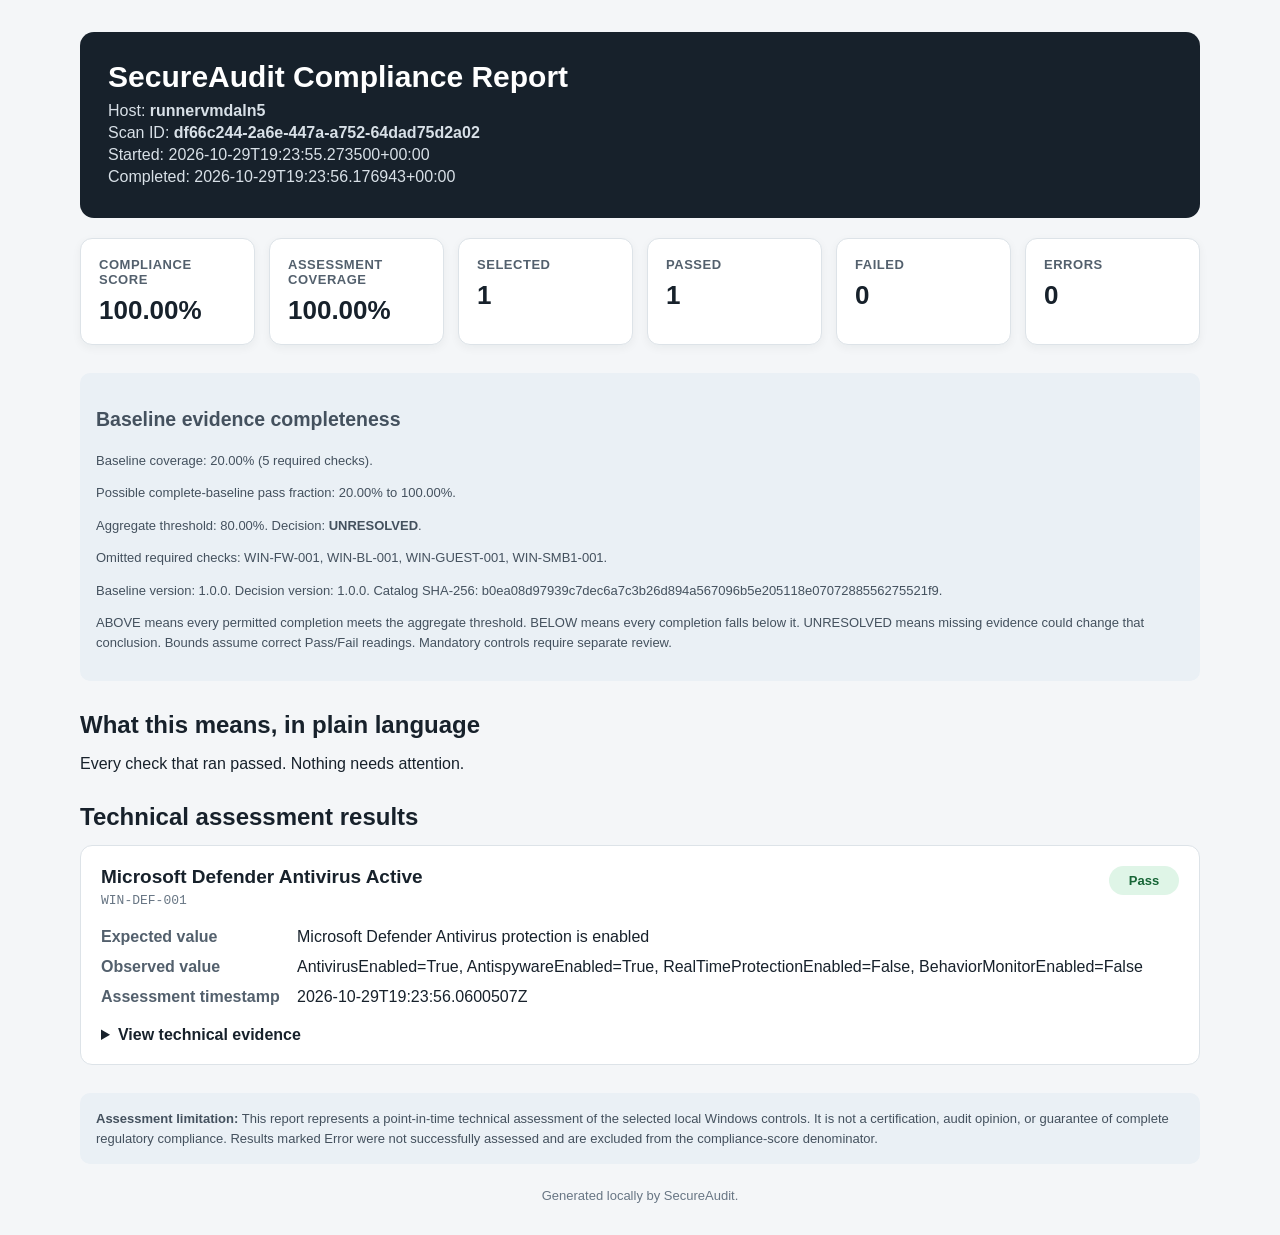
<file: windows-observations/run-40939421976/runner-defender-off/repeat-1/secureaudit-df66c244-2a6e-447a-a752-64dad75d2a02.html>
<!DOCTYPE html>
<html lang="en">
<head>
    <meta charset="utf-8">
    <meta
        name="viewport"
        content="width=device-width, initial-scale=1"
    >
    <title>SecureAudit Report - runnervmdaln5</title>

    <style>
        :root {
            color-scheme: light;
            font-family:
                Inter,
                "Segoe UI",
                Arial,
                sans-serif;
            background: #f4f6f8;
            color: #17212b;
        }

        * {
            box-sizing: border-box;
        }

        body {
            margin: 0;
            background: #f4f6f8;
            color: #17212b;
        }

        .page {
            width: min(1120px, calc(100% - 32px));
            margin: 32px auto;
        }

        .report-header {
            padding: 28px;
            border-radius: 14px;
            background: #17212b;
            color: #ffffff;
        }

        .report-header h1 {
            margin: 0 0 8px;
            font-size: 30px;
        }

        .report-header p {
            margin: 4px 0;
            color: #d8e0e7;
        }

        .summary-grid {
            display: grid;
            grid-template-columns:
                repeat(auto-fit, minmax(150px, 1fr));
            gap: 14px;
            margin: 20px 0;
        }

        .summary-card {
            padding: 18px;
            border: 1px solid #dde3e8;
            border-radius: 12px;
            background: #ffffff;
            box-shadow: 0 3px 10px rgba(23, 33, 43, 0.05);
        }

        .summary-card .label {
            margin-bottom: 8px;
            color: #53606d;
            font-size: 13px;
            font-weight: 600;
            text-transform: uppercase;
            letter-spacing: 0.04em;
        }

        .summary-card .value {
            font-size: 26px;
            font-weight: 700;
        }

        .section-heading {
            margin: 30px 0 14px;
        }

        .result-card {
            margin-bottom: 16px;
            padding: 20px;
            border: 1px solid #dde3e8;
            border-radius: 12px;
            background: #ffffff;
        }

        .result-header {
            display: flex;
            justify-content: space-between;
            align-items: flex-start;
            gap: 16px;
        }

        .result-header h3 {
            margin: 0;
            font-size: 19px;
        }

        .check-id {
            margin: 5px 0 0;
            color: #687684;
            font-family: Consolas, monospace;
            font-size: 13px;
        }

        .status-badge {
            display: inline-block;
            min-width: 70px;
            padding: 7px 12px;
            border-radius: 999px;
            text-align: center;
            font-size: 13px;
            font-weight: 700;
        }

        .status-pass {
            background: #dff5e7;
            color: #176536;
        }

        .status-fail {
            background: #fde5e5;
            color: #9f2424;
        }

        .status-error {
            background: #fff0d5;
            color: #8a5200;
        }

        .result-details {
            display: grid;
            gap: 12px;
            margin: 20px 0;
        }

        .result-details div {
            display: grid;
            grid-template-columns: 180px 1fr;
            gap: 16px;
        }

        dt {
            color: #53606d;
            font-weight: 600;
        }

        dd {
            margin: 0;
            overflow-wrap: anywhere;
        }

        .error-message {
            margin: 14px 0;
            padding: 12px;
            border-left: 4px solid #d98200;
            background: #fff7e8;
            overflow-wrap: anywhere;
        }

        details {
            margin-top: 16px;
        }

        summary {
            cursor: pointer;
            font-weight: 600;
        }

        pre {
            max-height: 420px;
            padding: 16px;
            overflow: auto;
            border-radius: 8px;
            background: #101820;
            color: #e8eef3;
            white-space: pre-wrap;
            overflow-wrap: anywhere;
        }

        .empty-state {
            padding: 28px;
            border: 1px dashed #adb8c2;
            border-radius: 12px;
            background: #ffffff;
            color: #53606d;
            text-align: center;
        }

        .disclaimer {
            margin-top: 28px;
            padding: 16px;
            border-radius: 10px;
            background: #eaf0f5;
            color: #44515e;
            font-size: 13px;
            line-height: 1.5;
        }

        .footer {
            margin: 24px 0;
            color: #687684;
            font-size: 13px;
            text-align: center;
        }

        @media (max-width: 640px) {
            .page {
                width: min(100% - 20px, 1120px);
                margin: 10px auto;
            }

            .report-header {
                padding: 20px;
            }

            .result-header {
                flex-direction: column;
            }

            .result-details div {
                grid-template-columns: 1fr;
                gap: 4px;
            }
        }

        @media print {
            body {
                background: #ffffff;
            }

            .page {
                width: 100%;
                margin: 0;
            }

            .result-card,
            .summary-card {
                break-inside: avoid;
                box-shadow: none;
            }

            details {
                display: block;
            }

            details > summary {
                display: none;
            }

            details > pre {
                display: block;
                max-height: none;
            }
        }
    </style>
</head>

<body>
    <main class="page">
        <header class="report-header">
            <h1>SecureAudit Compliance Report</h1>
            <p>
                Host:
                <strong>runnervmdaln5</strong>
            </p>
            <p>
                Scan ID:
                <strong>df66c244-2a6e-447a-a752-64dad75d2a02</strong>
            </p>
            <p>
                Started:
                2026-10-29T19:23:55.273500+00:00
            </p>
            <p>
                Completed:
                2026-10-29T19:23:56.176943+00:00
            </p>
        </header>

        <section
            class="summary-grid"
            aria-label="Assessment summary"
        >
            <div class="summary-card">
                <div class="label">Compliance score</div>
                <div class="value">100.00%</div>
            </div>

            <div class="summary-card">
                <div class="label">Assessment coverage</div>
                <div class="value">
                    100.00%
                </div>
            </div>

            <div class="summary-card">
                <div class="label">Selected</div>
                <div class="value">
                    1
                </div>
            </div>

            <div class="summary-card">
                <div class="label">Passed</div>
                <div class="value">
                    1
                </div>
            </div>

            <div class="summary-card">
                <div class="label">Failed</div>
                <div class="value">
                    0
                </div>
            </div>

            <div class="summary-card">
                <div class="label">Errors</div>
                <div class="value">
                    0
                </div>
            </div>
        </section>

        
        <section class="disclaimer" aria-label="Baseline evidence completeness">
            <h2>Baseline evidence completeness</h2>
            <p>Baseline coverage: 20.00%
            (5 required checks).</p>
            <p>Possible complete-baseline pass fraction:
            20.00% to 100.00%.</p>
            <p>Aggregate threshold: 80.00%.
            Decision: <strong>UNRESOLVED</strong>.</p>
            <p>Omitted required checks: WIN-FW-001, WIN-BL-001, WIN-GUEST-001, WIN-SMB1-001.</p>
            <p>Baseline version: 1.0.0.
            Decision version: 1.0.0.
            Catalog SHA-256: b0ea08d97939c7dec6a7c3b26d894a567096b5e205118e0707288556275521f9.</p>
            <p>ABOVE means every permitted completion meets the aggregate threshold.
            BELOW means every completion falls below it. UNRESOLVED means missing
            evidence could change that conclusion. Bounds assume correct Pass/Fail
            readings. Mandatory controls require separate review.</p>
        </section>
        
        
        
        <section aria-label="Plain language summary">
            <h2 class="section-heading">What this means, in plain language</h2>
            <p>Every check that ran passed. Nothing needs attention.</p>
        </section>
        

        <h2 class="section-heading">Technical assessment results</h2>

        <section aria-label="Technical assessment results">
            
    <article class="result-card">
        <div class="result-header">
            <div>
                <h3>Microsoft Defender Antivirus Active</h3>
                <p class="check-id">WIN-DEF-001</p>
            </div>
            <span class="status-badge status-pass">
                Pass
            </span>
        </div>

        <dl class="result-details">
            <div>
                <dt>Expected value</dt>
                <dd>Microsoft Defender Antivirus protection is enabled</dd>
            </div>
            <div>
                <dt>Observed value</dt>
                <dd>AntivirusEnabled=True, AntispywareEnabled=True, RealTimeProtectionEnabled=False, BehaviorMonitorEnabled=False</dd>
            </div>
            <div>
                <dt>Assessment timestamp</dt>
                <dd>2026-10-29T19:23:56.0600507Z</dd>
            </div>
        </dl>

        

        <details>
            <summary>View technical evidence</summary>
            <pre>[
  {
    &quot;setting&quot;: &quot;AntivirusEnabled&quot;,
    &quot;enabled&quot;: true
  },
  {
    &quot;setting&quot;: &quot;AntispywareEnabled&quot;,
    &quot;enabled&quot;: true
  },
  {
    &quot;setting&quot;: &quot;RealTimeProtectionEnabled&quot;,
    &quot;enabled&quot;: false
  },
  {
    &quot;setting&quot;: &quot;BehaviorMonitorEnabled&quot;,
    &quot;enabled&quot;: false
  }
]</pre>
        </details>
    </article>
    
        </section>

        <aside class="disclaimer">
            <strong>Assessment limitation:</strong>
            This report represents a point-in-time technical assessment of
            the selected local Windows controls. It is not a certification,
            audit opinion, or guarantee of complete regulatory compliance.
            Results marked Error were not successfully assessed and are
            excluded from the compliance-score denominator.
        </aside>

        <footer class="footer">
            Generated locally by SecureAudit.
        </footer>
    </main>
</body>
</html>
</file>
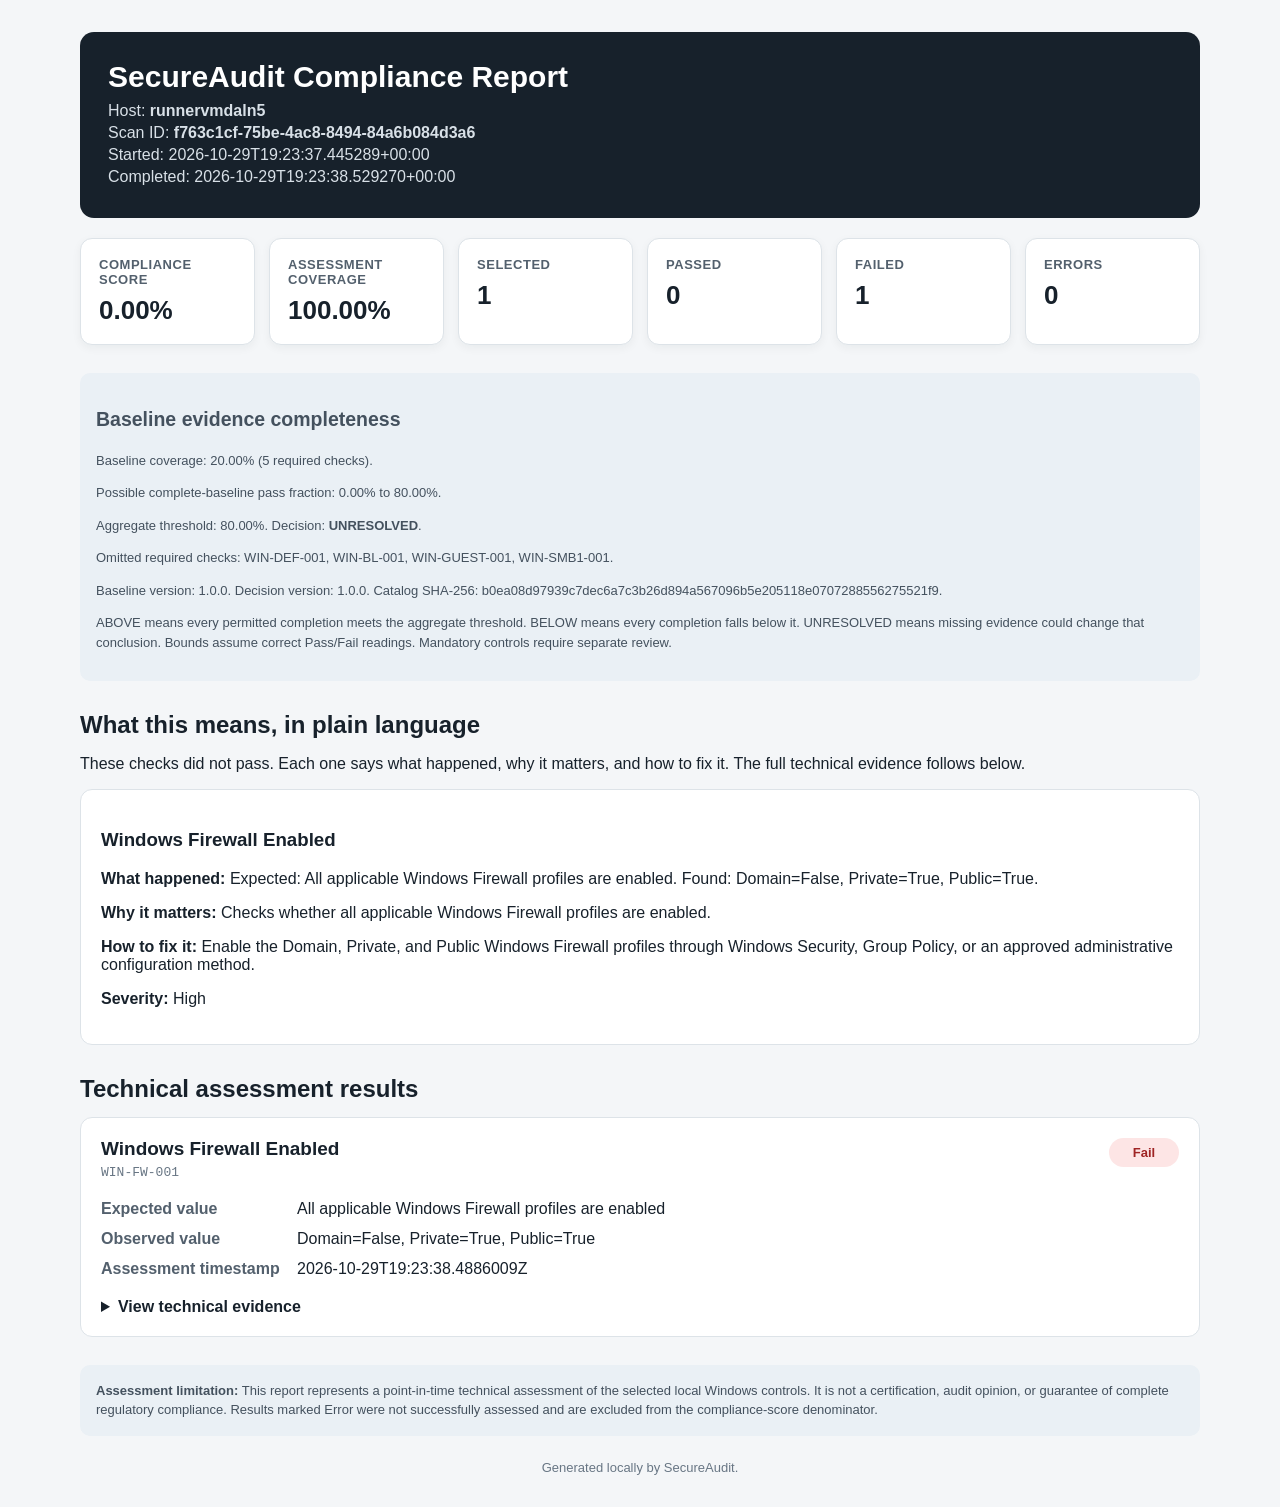
<file: windows-observations/run-40939421976/runner-firewall-off/repeat-1/secureaudit-f763c1cf-75be-4ac8-8494-84a6b084d3a6.html>
<!DOCTYPE html>
<html lang="en">
<head>
    <meta charset="utf-8">
    <meta
        name="viewport"
        content="width=device-width, initial-scale=1"
    >
    <title>SecureAudit Report - runnervmdaln5</title>

    <style>
        :root {
            color-scheme: light;
            font-family:
                Inter,
                "Segoe UI",
                Arial,
                sans-serif;
            background: #f4f6f8;
            color: #17212b;
        }

        * {
            box-sizing: border-box;
        }

        body {
            margin: 0;
            background: #f4f6f8;
            color: #17212b;
        }

        .page {
            width: min(1120px, calc(100% - 32px));
            margin: 32px auto;
        }

        .report-header {
            padding: 28px;
            border-radius: 14px;
            background: #17212b;
            color: #ffffff;
        }

        .report-header h1 {
            margin: 0 0 8px;
            font-size: 30px;
        }

        .report-header p {
            margin: 4px 0;
            color: #d8e0e7;
        }

        .summary-grid {
            display: grid;
            grid-template-columns:
                repeat(auto-fit, minmax(150px, 1fr));
            gap: 14px;
            margin: 20px 0;
        }

        .summary-card {
            padding: 18px;
            border: 1px solid #dde3e8;
            border-radius: 12px;
            background: #ffffff;
            box-shadow: 0 3px 10px rgba(23, 33, 43, 0.05);
        }

        .summary-card .label {
            margin-bottom: 8px;
            color: #53606d;
            font-size: 13px;
            font-weight: 600;
            text-transform: uppercase;
            letter-spacing: 0.04em;
        }

        .summary-card .value {
            font-size: 26px;
            font-weight: 700;
        }

        .section-heading {
            margin: 30px 0 14px;
        }

        .result-card {
            margin-bottom: 16px;
            padding: 20px;
            border: 1px solid #dde3e8;
            border-radius: 12px;
            background: #ffffff;
        }

        .result-header {
            display: flex;
            justify-content: space-between;
            align-items: flex-start;
            gap: 16px;
        }

        .result-header h3 {
            margin: 0;
            font-size: 19px;
        }

        .check-id {
            margin: 5px 0 0;
            color: #687684;
            font-family: Consolas, monospace;
            font-size: 13px;
        }

        .status-badge {
            display: inline-block;
            min-width: 70px;
            padding: 7px 12px;
            border-radius: 999px;
            text-align: center;
            font-size: 13px;
            font-weight: 700;
        }

        .status-pass {
            background: #dff5e7;
            color: #176536;
        }

        .status-fail {
            background: #fde5e5;
            color: #9f2424;
        }

        .status-error {
            background: #fff0d5;
            color: #8a5200;
        }

        .result-details {
            display: grid;
            gap: 12px;
            margin: 20px 0;
        }

        .result-details div {
            display: grid;
            grid-template-columns: 180px 1fr;
            gap: 16px;
        }

        dt {
            color: #53606d;
            font-weight: 600;
        }

        dd {
            margin: 0;
            overflow-wrap: anywhere;
        }

        .error-message {
            margin: 14px 0;
            padding: 12px;
            border-left: 4px solid #d98200;
            background: #fff7e8;
            overflow-wrap: anywhere;
        }

        details {
            margin-top: 16px;
        }

        summary {
            cursor: pointer;
            font-weight: 600;
        }

        pre {
            max-height: 420px;
            padding: 16px;
            overflow: auto;
            border-radius: 8px;
            background: #101820;
            color: #e8eef3;
            white-space: pre-wrap;
            overflow-wrap: anywhere;
        }

        .empty-state {
            padding: 28px;
            border: 1px dashed #adb8c2;
            border-radius: 12px;
            background: #ffffff;
            color: #53606d;
            text-align: center;
        }

        .disclaimer {
            margin-top: 28px;
            padding: 16px;
            border-radius: 10px;
            background: #eaf0f5;
            color: #44515e;
            font-size: 13px;
            line-height: 1.5;
        }

        .footer {
            margin: 24px 0;
            color: #687684;
            font-size: 13px;
            text-align: center;
        }

        @media (max-width: 640px) {
            .page {
                width: min(100% - 20px, 1120px);
                margin: 10px auto;
            }

            .report-header {
                padding: 20px;
            }

            .result-header {
                flex-direction: column;
            }

            .result-details div {
                grid-template-columns: 1fr;
                gap: 4px;
            }
        }

        @media print {
            body {
                background: #ffffff;
            }

            .page {
                width: 100%;
                margin: 0;
            }

            .result-card,
            .summary-card {
                break-inside: avoid;
                box-shadow: none;
            }

            details {
                display: block;
            }

            details > summary {
                display: none;
            }

            details > pre {
                display: block;
                max-height: none;
            }
        }
    </style>
</head>

<body>
    <main class="page">
        <header class="report-header">
            <h1>SecureAudit Compliance Report</h1>
            <p>
                Host:
                <strong>runnervmdaln5</strong>
            </p>
            <p>
                Scan ID:
                <strong>f763c1cf-75be-4ac8-8494-84a6b084d3a6</strong>
            </p>
            <p>
                Started:
                2026-10-29T19:23:37.445289+00:00
            </p>
            <p>
                Completed:
                2026-10-29T19:23:38.529270+00:00
            </p>
        </header>

        <section
            class="summary-grid"
            aria-label="Assessment summary"
        >
            <div class="summary-card">
                <div class="label">Compliance score</div>
                <div class="value">0.00%</div>
            </div>

            <div class="summary-card">
                <div class="label">Assessment coverage</div>
                <div class="value">
                    100.00%
                </div>
            </div>

            <div class="summary-card">
                <div class="label">Selected</div>
                <div class="value">
                    1
                </div>
            </div>

            <div class="summary-card">
                <div class="label">Passed</div>
                <div class="value">
                    0
                </div>
            </div>

            <div class="summary-card">
                <div class="label">Failed</div>
                <div class="value">
                    1
                </div>
            </div>

            <div class="summary-card">
                <div class="label">Errors</div>
                <div class="value">
                    0
                </div>
            </div>
        </section>

        
        <section class="disclaimer" aria-label="Baseline evidence completeness">
            <h2>Baseline evidence completeness</h2>
            <p>Baseline coverage: 20.00%
            (5 required checks).</p>
            <p>Possible complete-baseline pass fraction:
            0.00% to 80.00%.</p>
            <p>Aggregate threshold: 80.00%.
            Decision: <strong>UNRESOLVED</strong>.</p>
            <p>Omitted required checks: WIN-DEF-001, WIN-BL-001, WIN-GUEST-001, WIN-SMB1-001.</p>
            <p>Baseline version: 1.0.0.
            Decision version: 1.0.0.
            Catalog SHA-256: b0ea08d97939c7dec6a7c3b26d894a567096b5e205118e0707288556275521f9.</p>
            <p>ABOVE means every permitted completion meets the aggregate threshold.
            BELOW means every completion falls below it. UNRESOLVED means missing
            evidence could change that conclusion. Bounds assume correct Pass/Fail
            readings. Mandatory controls require separate review.</p>
        </section>
        
        
        
        <section aria-label="Plain language summary">
            <h2 class="section-heading">What this means, in plain language</h2>
            <p>These checks did not pass. Each one says what happened, why it
            matters, and how to fix it. The full technical evidence follows below.</p>
            
        <article class="result-card">
            <h3>Windows Firewall Enabled</h3>
            <p><strong>What happened:</strong> Expected: All applicable Windows Firewall profiles are enabled. Found: Domain=False, Private=True, Public=True.</p>
            <p><strong>Why it matters:</strong> Checks whether all applicable Windows Firewall profiles are enabled.</p>
            <p><strong>How to fix it:</strong> Enable the Domain, Private, and Public Windows Firewall profiles through Windows Security, Group Policy, or an approved administrative configuration method.</p>
            <p><strong>Severity:</strong> High</p>
        </article>
        
        </section>
        

        <h2 class="section-heading">Technical assessment results</h2>

        <section aria-label="Technical assessment results">
            
    <article class="result-card">
        <div class="result-header">
            <div>
                <h3>Windows Firewall Enabled</h3>
                <p class="check-id">WIN-FW-001</p>
            </div>
            <span class="status-badge status-fail">
                Fail
            </span>
        </div>

        <dl class="result-details">
            <div>
                <dt>Expected value</dt>
                <dd>All applicable Windows Firewall profiles are enabled</dd>
            </div>
            <div>
                <dt>Observed value</dt>
                <dd>Domain=False, Private=True, Public=True</dd>
            </div>
            <div>
                <dt>Assessment timestamp</dt>
                <dd>2026-10-29T19:23:38.4886009Z</dd>
            </div>
        </dl>

        

        <details>
            <summary>View technical evidence</summary>
            <pre>[
  {
    &quot;profile&quot;: &quot;Domain&quot;,
    &quot;enabled&quot;: false,
    &quot;found&quot;: true
  },
  {
    &quot;profile&quot;: &quot;Private&quot;,
    &quot;enabled&quot;: true,
    &quot;found&quot;: true
  },
  {
    &quot;profile&quot;: &quot;Public&quot;,
    &quot;enabled&quot;: true,
    &quot;found&quot;: true
  }
]</pre>
        </details>
    </article>
    
        </section>

        <aside class="disclaimer">
            <strong>Assessment limitation:</strong>
            This report represents a point-in-time technical assessment of
            the selected local Windows controls. It is not a certification,
            audit opinion, or guarantee of complete regulatory compliance.
            Results marked Error were not successfully assessed and are
            excluded from the compliance-score denominator.
        </aside>

        <footer class="footer">
            Generated locally by SecureAudit.
        </footer>
    </main>
</body>
</html>
</file>
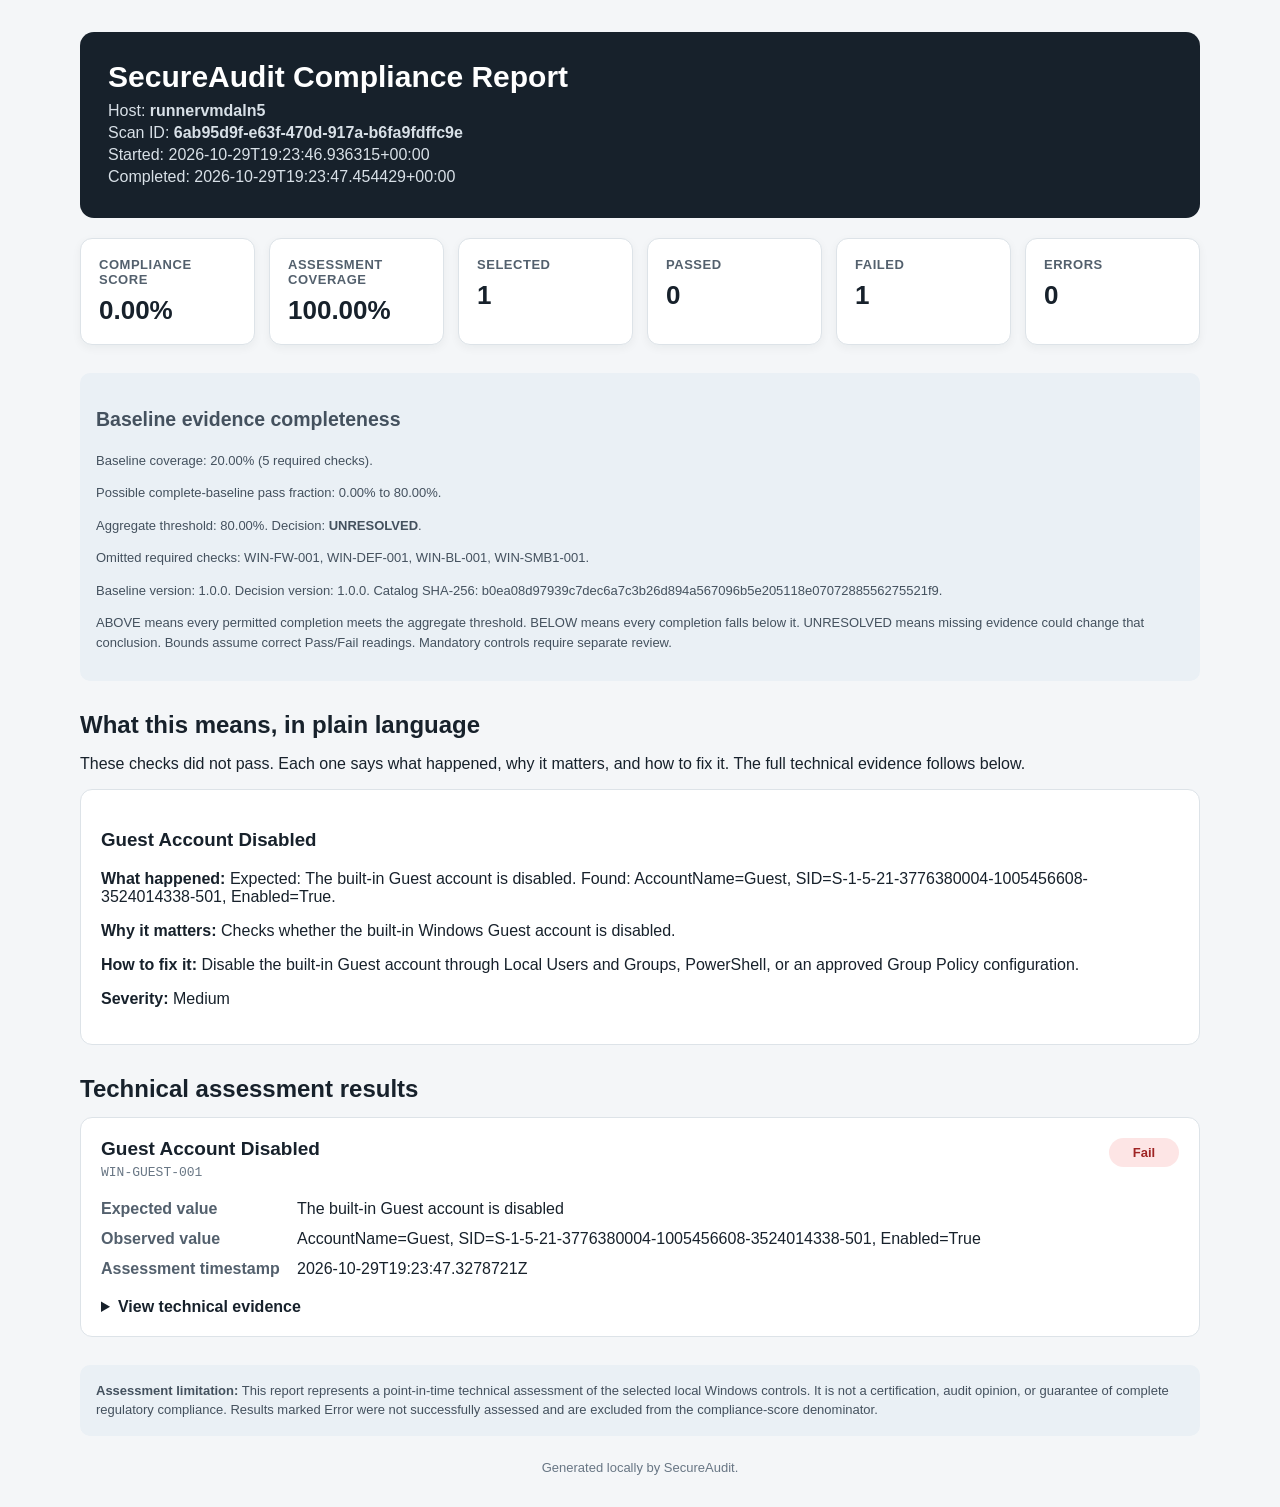
<file: windows-observations/run-40939421976/runner-guest-on/repeat-1/secureaudit-6ab95d9f-e63f-470d-917a-b6fa9fdffc9e.html>
<!DOCTYPE html>
<html lang="en">
<head>
    <meta charset="utf-8">
    <meta
        name="viewport"
        content="width=device-width, initial-scale=1"
    >
    <title>SecureAudit Report - runnervmdaln5</title>

    <style>
        :root {
            color-scheme: light;
            font-family:
                Inter,
                "Segoe UI",
                Arial,
                sans-serif;
            background: #f4f6f8;
            color: #17212b;
        }

        * {
            box-sizing: border-box;
        }

        body {
            margin: 0;
            background: #f4f6f8;
            color: #17212b;
        }

        .page {
            width: min(1120px, calc(100% - 32px));
            margin: 32px auto;
        }

        .report-header {
            padding: 28px;
            border-radius: 14px;
            background: #17212b;
            color: #ffffff;
        }

        .report-header h1 {
            margin: 0 0 8px;
            font-size: 30px;
        }

        .report-header p {
            margin: 4px 0;
            color: #d8e0e7;
        }

        .summary-grid {
            display: grid;
            grid-template-columns:
                repeat(auto-fit, minmax(150px, 1fr));
            gap: 14px;
            margin: 20px 0;
        }

        .summary-card {
            padding: 18px;
            border: 1px solid #dde3e8;
            border-radius: 12px;
            background: #ffffff;
            box-shadow: 0 3px 10px rgba(23, 33, 43, 0.05);
        }

        .summary-card .label {
            margin-bottom: 8px;
            color: #53606d;
            font-size: 13px;
            font-weight: 600;
            text-transform: uppercase;
            letter-spacing: 0.04em;
        }

        .summary-card .value {
            font-size: 26px;
            font-weight: 700;
        }

        .section-heading {
            margin: 30px 0 14px;
        }

        .result-card {
            margin-bottom: 16px;
            padding: 20px;
            border: 1px solid #dde3e8;
            border-radius: 12px;
            background: #ffffff;
        }

        .result-header {
            display: flex;
            justify-content: space-between;
            align-items: flex-start;
            gap: 16px;
        }

        .result-header h3 {
            margin: 0;
            font-size: 19px;
        }

        .check-id {
            margin: 5px 0 0;
            color: #687684;
            font-family: Consolas, monospace;
            font-size: 13px;
        }

        .status-badge {
            display: inline-block;
            min-width: 70px;
            padding: 7px 12px;
            border-radius: 999px;
            text-align: center;
            font-size: 13px;
            font-weight: 700;
        }

        .status-pass {
            background: #dff5e7;
            color: #176536;
        }

        .status-fail {
            background: #fde5e5;
            color: #9f2424;
        }

        .status-error {
            background: #fff0d5;
            color: #8a5200;
        }

        .result-details {
            display: grid;
            gap: 12px;
            margin: 20px 0;
        }

        .result-details div {
            display: grid;
            grid-template-columns: 180px 1fr;
            gap: 16px;
        }

        dt {
            color: #53606d;
            font-weight: 600;
        }

        dd {
            margin: 0;
            overflow-wrap: anywhere;
        }

        .error-message {
            margin: 14px 0;
            padding: 12px;
            border-left: 4px solid #d98200;
            background: #fff7e8;
            overflow-wrap: anywhere;
        }

        details {
            margin-top: 16px;
        }

        summary {
            cursor: pointer;
            font-weight: 600;
        }

        pre {
            max-height: 420px;
            padding: 16px;
            overflow: auto;
            border-radius: 8px;
            background: #101820;
            color: #e8eef3;
            white-space: pre-wrap;
            overflow-wrap: anywhere;
        }

        .empty-state {
            padding: 28px;
            border: 1px dashed #adb8c2;
            border-radius: 12px;
            background: #ffffff;
            color: #53606d;
            text-align: center;
        }

        .disclaimer {
            margin-top: 28px;
            padding: 16px;
            border-radius: 10px;
            background: #eaf0f5;
            color: #44515e;
            font-size: 13px;
            line-height: 1.5;
        }

        .footer {
            margin: 24px 0;
            color: #687684;
            font-size: 13px;
            text-align: center;
        }

        @media (max-width: 640px) {
            .page {
                width: min(100% - 20px, 1120px);
                margin: 10px auto;
            }

            .report-header {
                padding: 20px;
            }

            .result-header {
                flex-direction: column;
            }

            .result-details div {
                grid-template-columns: 1fr;
                gap: 4px;
            }
        }

        @media print {
            body {
                background: #ffffff;
            }

            .page {
                width: 100%;
                margin: 0;
            }

            .result-card,
            .summary-card {
                break-inside: avoid;
                box-shadow: none;
            }

            details {
                display: block;
            }

            details > summary {
                display: none;
            }

            details > pre {
                display: block;
                max-height: none;
            }
        }
    </style>
</head>

<body>
    <main class="page">
        <header class="report-header">
            <h1>SecureAudit Compliance Report</h1>
            <p>
                Host:
                <strong>runnervmdaln5</strong>
            </p>
            <p>
                Scan ID:
                <strong>6ab95d9f-e63f-470d-917a-b6fa9fdffc9e</strong>
            </p>
            <p>
                Started:
                2026-10-29T19:23:46.936315+00:00
            </p>
            <p>
                Completed:
                2026-10-29T19:23:47.454429+00:00
            </p>
        </header>

        <section
            class="summary-grid"
            aria-label="Assessment summary"
        >
            <div class="summary-card">
                <div class="label">Compliance score</div>
                <div class="value">0.00%</div>
            </div>

            <div class="summary-card">
                <div class="label">Assessment coverage</div>
                <div class="value">
                    100.00%
                </div>
            </div>

            <div class="summary-card">
                <div class="label">Selected</div>
                <div class="value">
                    1
                </div>
            </div>

            <div class="summary-card">
                <div class="label">Passed</div>
                <div class="value">
                    0
                </div>
            </div>

            <div class="summary-card">
                <div class="label">Failed</div>
                <div class="value">
                    1
                </div>
            </div>

            <div class="summary-card">
                <div class="label">Errors</div>
                <div class="value">
                    0
                </div>
            </div>
        </section>

        
        <section class="disclaimer" aria-label="Baseline evidence completeness">
            <h2>Baseline evidence completeness</h2>
            <p>Baseline coverage: 20.00%
            (5 required checks).</p>
            <p>Possible complete-baseline pass fraction:
            0.00% to 80.00%.</p>
            <p>Aggregate threshold: 80.00%.
            Decision: <strong>UNRESOLVED</strong>.</p>
            <p>Omitted required checks: WIN-FW-001, WIN-DEF-001, WIN-BL-001, WIN-SMB1-001.</p>
            <p>Baseline version: 1.0.0.
            Decision version: 1.0.0.
            Catalog SHA-256: b0ea08d97939c7dec6a7c3b26d894a567096b5e205118e0707288556275521f9.</p>
            <p>ABOVE means every permitted completion meets the aggregate threshold.
            BELOW means every completion falls below it. UNRESOLVED means missing
            evidence could change that conclusion. Bounds assume correct Pass/Fail
            readings. Mandatory controls require separate review.</p>
        </section>
        
        
        
        <section aria-label="Plain language summary">
            <h2 class="section-heading">What this means, in plain language</h2>
            <p>These checks did not pass. Each one says what happened, why it
            matters, and how to fix it. The full technical evidence follows below.</p>
            
        <article class="result-card">
            <h3>Guest Account Disabled</h3>
            <p><strong>What happened:</strong> Expected: The built-in Guest account is disabled. Found: AccountName=Guest, SID=S-1-5-21-3776380004-1005456608-3524014338-501, Enabled=True.</p>
            <p><strong>Why it matters:</strong> Checks whether the built-in Windows Guest account is disabled.</p>
            <p><strong>How to fix it:</strong> Disable the built-in Guest account through Local Users and Groups, PowerShell, or an approved Group Policy configuration.</p>
            <p><strong>Severity:</strong> Medium</p>
        </article>
        
        </section>
        

        <h2 class="section-heading">Technical assessment results</h2>

        <section aria-label="Technical assessment results">
            
    <article class="result-card">
        <div class="result-header">
            <div>
                <h3>Guest Account Disabled</h3>
                <p class="check-id">WIN-GUEST-001</p>
            </div>
            <span class="status-badge status-fail">
                Fail
            </span>
        </div>

        <dl class="result-details">
            <div>
                <dt>Expected value</dt>
                <dd>The built-in Guest account is disabled</dd>
            </div>
            <div>
                <dt>Observed value</dt>
                <dd>AccountName=Guest, SID=S-1-5-21-3776380004-1005456608-3524014338-501, Enabled=True</dd>
            </div>
            <div>
                <dt>Assessment timestamp</dt>
                <dd>2026-10-29T19:23:47.3278721Z</dd>
            </div>
        </dl>

        

        <details>
            <summary>View technical evidence</summary>
            <pre>[
  {
    &quot;account_name&quot;: &quot;Guest&quot;,
    &quot;sid&quot;: &quot;S-1-5-21-3776380004-1005456608-3524014338-501&quot;,
    &quot;enabled&quot;: true,
    &quot;principal_source&quot;: &quot;Local&quot;,
    &quot;last_logon&quot;: null
  }
]</pre>
        </details>
    </article>
    
        </section>

        <aside class="disclaimer">
            <strong>Assessment limitation:</strong>
            This report represents a point-in-time technical assessment of
            the selected local Windows controls. It is not a certification,
            audit opinion, or guarantee of complete regulatory compliance.
            Results marked Error were not successfully assessed and are
            excluded from the compliance-score denominator.
        </aside>

        <footer class="footer">
            Generated locally by SecureAudit.
        </footer>
    </main>
</body>
</html>
</file>
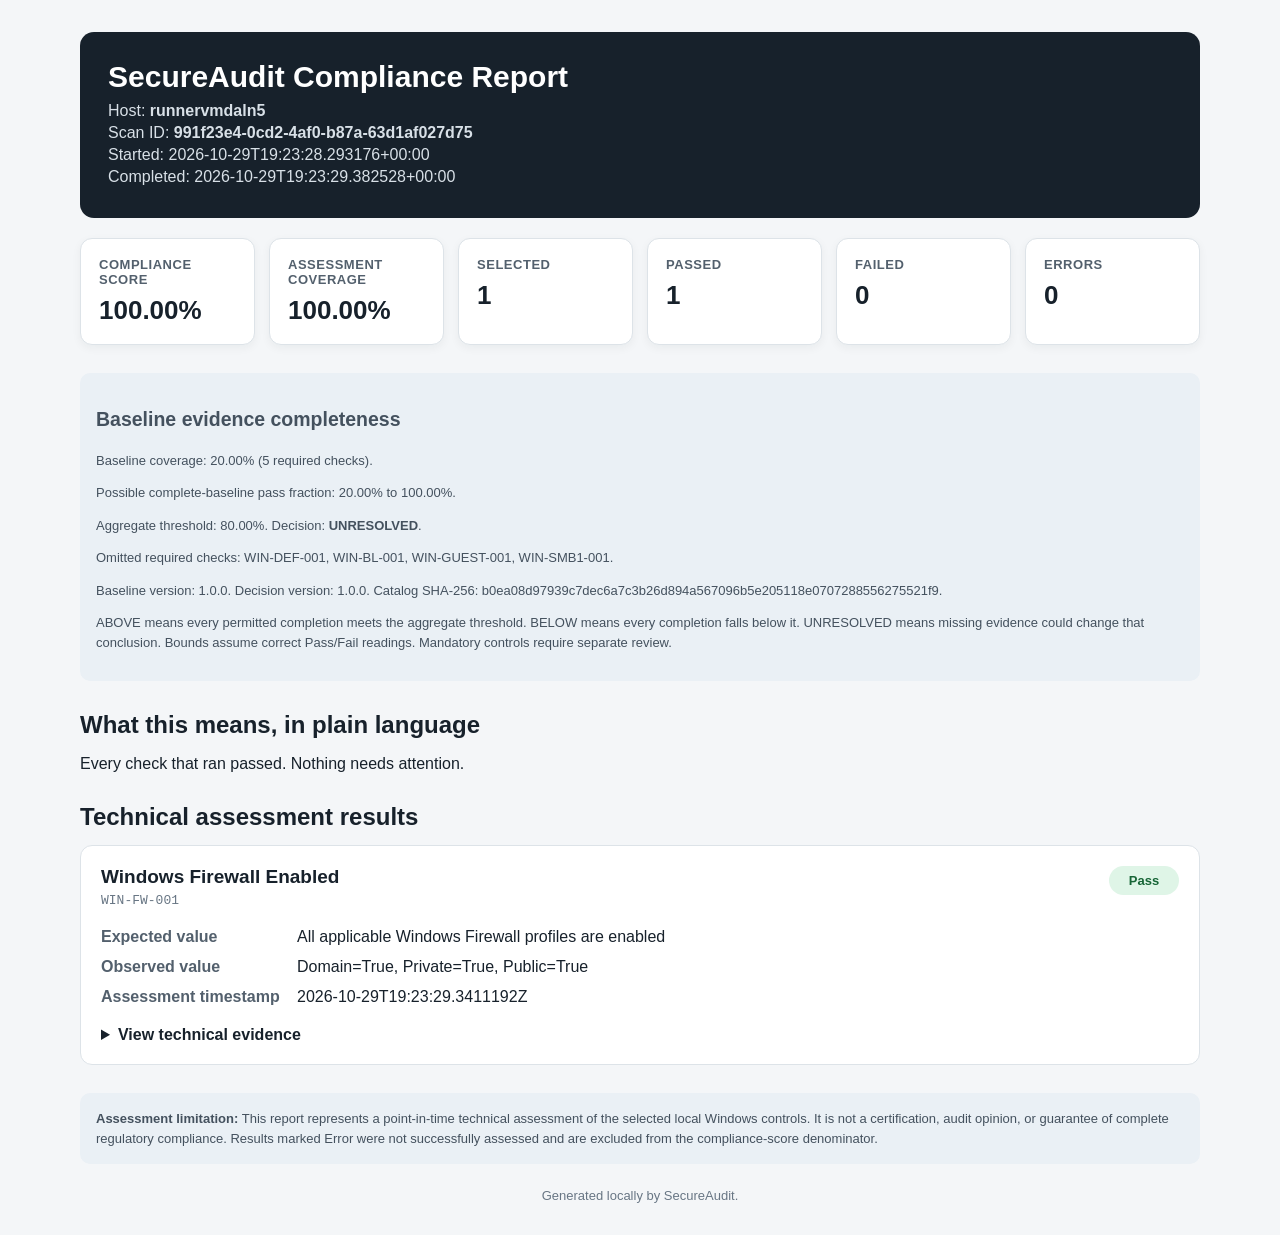
<file: windows-observations/run-40939421976/runner-selective/repeat-1/secureaudit-991f23e4-0cd2-4af0-b87a-63d1af027d75.html>
<!DOCTYPE html>
<html lang="en">
<head>
    <meta charset="utf-8">
    <meta
        name="viewport"
        content="width=device-width, initial-scale=1"
    >
    <title>SecureAudit Report - runnervmdaln5</title>

    <style>
        :root {
            color-scheme: light;
            font-family:
                Inter,
                "Segoe UI",
                Arial,
                sans-serif;
            background: #f4f6f8;
            color: #17212b;
        }

        * {
            box-sizing: border-box;
        }

        body {
            margin: 0;
            background: #f4f6f8;
            color: #17212b;
        }

        .page {
            width: min(1120px, calc(100% - 32px));
            margin: 32px auto;
        }

        .report-header {
            padding: 28px;
            border-radius: 14px;
            background: #17212b;
            color: #ffffff;
        }

        .report-header h1 {
            margin: 0 0 8px;
            font-size: 30px;
        }

        .report-header p {
            margin: 4px 0;
            color: #d8e0e7;
        }

        .summary-grid {
            display: grid;
            grid-template-columns:
                repeat(auto-fit, minmax(150px, 1fr));
            gap: 14px;
            margin: 20px 0;
        }

        .summary-card {
            padding: 18px;
            border: 1px solid #dde3e8;
            border-radius: 12px;
            background: #ffffff;
            box-shadow: 0 3px 10px rgba(23, 33, 43, 0.05);
        }

        .summary-card .label {
            margin-bottom: 8px;
            color: #53606d;
            font-size: 13px;
            font-weight: 600;
            text-transform: uppercase;
            letter-spacing: 0.04em;
        }

        .summary-card .value {
            font-size: 26px;
            font-weight: 700;
        }

        .section-heading {
            margin: 30px 0 14px;
        }

        .result-card {
            margin-bottom: 16px;
            padding: 20px;
            border: 1px solid #dde3e8;
            border-radius: 12px;
            background: #ffffff;
        }

        .result-header {
            display: flex;
            justify-content: space-between;
            align-items: flex-start;
            gap: 16px;
        }

        .result-header h3 {
            margin: 0;
            font-size: 19px;
        }

        .check-id {
            margin: 5px 0 0;
            color: #687684;
            font-family: Consolas, monospace;
            font-size: 13px;
        }

        .status-badge {
            display: inline-block;
            min-width: 70px;
            padding: 7px 12px;
            border-radius: 999px;
            text-align: center;
            font-size: 13px;
            font-weight: 700;
        }

        .status-pass {
            background: #dff5e7;
            color: #176536;
        }

        .status-fail {
            background: #fde5e5;
            color: #9f2424;
        }

        .status-error {
            background: #fff0d5;
            color: #8a5200;
        }

        .result-details {
            display: grid;
            gap: 12px;
            margin: 20px 0;
        }

        .result-details div {
            display: grid;
            grid-template-columns: 180px 1fr;
            gap: 16px;
        }

        dt {
            color: #53606d;
            font-weight: 600;
        }

        dd {
            margin: 0;
            overflow-wrap: anywhere;
        }

        .error-message {
            margin: 14px 0;
            padding: 12px;
            border-left: 4px solid #d98200;
            background: #fff7e8;
            overflow-wrap: anywhere;
        }

        details {
            margin-top: 16px;
        }

        summary {
            cursor: pointer;
            font-weight: 600;
        }

        pre {
            max-height: 420px;
            padding: 16px;
            overflow: auto;
            border-radius: 8px;
            background: #101820;
            color: #e8eef3;
            white-space: pre-wrap;
            overflow-wrap: anywhere;
        }

        .empty-state {
            padding: 28px;
            border: 1px dashed #adb8c2;
            border-radius: 12px;
            background: #ffffff;
            color: #53606d;
            text-align: center;
        }

        .disclaimer {
            margin-top: 28px;
            padding: 16px;
            border-radius: 10px;
            background: #eaf0f5;
            color: #44515e;
            font-size: 13px;
            line-height: 1.5;
        }

        .footer {
            margin: 24px 0;
            color: #687684;
            font-size: 13px;
            text-align: center;
        }

        @media (max-width: 640px) {
            .page {
                width: min(100% - 20px, 1120px);
                margin: 10px auto;
            }

            .report-header {
                padding: 20px;
            }

            .result-header {
                flex-direction: column;
            }

            .result-details div {
                grid-template-columns: 1fr;
                gap: 4px;
            }
        }

        @media print {
            body {
                background: #ffffff;
            }

            .page {
                width: 100%;
                margin: 0;
            }

            .result-card,
            .summary-card {
                break-inside: avoid;
                box-shadow: none;
            }

            details {
                display: block;
            }

            details > summary {
                display: none;
            }

            details > pre {
                display: block;
                max-height: none;
            }
        }
    </style>
</head>

<body>
    <main class="page">
        <header class="report-header">
            <h1>SecureAudit Compliance Report</h1>
            <p>
                Host:
                <strong>runnervmdaln5</strong>
            </p>
            <p>
                Scan ID:
                <strong>991f23e4-0cd2-4af0-b87a-63d1af027d75</strong>
            </p>
            <p>
                Started:
                2026-10-29T19:23:28.293176+00:00
            </p>
            <p>
                Completed:
                2026-10-29T19:23:29.382528+00:00
            </p>
        </header>

        <section
            class="summary-grid"
            aria-label="Assessment summary"
        >
            <div class="summary-card">
                <div class="label">Compliance score</div>
                <div class="value">100.00%</div>
            </div>

            <div class="summary-card">
                <div class="label">Assessment coverage</div>
                <div class="value">
                    100.00%
                </div>
            </div>

            <div class="summary-card">
                <div class="label">Selected</div>
                <div class="value">
                    1
                </div>
            </div>

            <div class="summary-card">
                <div class="label">Passed</div>
                <div class="value">
                    1
                </div>
            </div>

            <div class="summary-card">
                <div class="label">Failed</div>
                <div class="value">
                    0
                </div>
            </div>

            <div class="summary-card">
                <div class="label">Errors</div>
                <div class="value">
                    0
                </div>
            </div>
        </section>

        
        <section class="disclaimer" aria-label="Baseline evidence completeness">
            <h2>Baseline evidence completeness</h2>
            <p>Baseline coverage: 20.00%
            (5 required checks).</p>
            <p>Possible complete-baseline pass fraction:
            20.00% to 100.00%.</p>
            <p>Aggregate threshold: 80.00%.
            Decision: <strong>UNRESOLVED</strong>.</p>
            <p>Omitted required checks: WIN-DEF-001, WIN-BL-001, WIN-GUEST-001, WIN-SMB1-001.</p>
            <p>Baseline version: 1.0.0.
            Decision version: 1.0.0.
            Catalog SHA-256: b0ea08d97939c7dec6a7c3b26d894a567096b5e205118e0707288556275521f9.</p>
            <p>ABOVE means every permitted completion meets the aggregate threshold.
            BELOW means every completion falls below it. UNRESOLVED means missing
            evidence could change that conclusion. Bounds assume correct Pass/Fail
            readings. Mandatory controls require separate review.</p>
        </section>
        
        
        
        <section aria-label="Plain language summary">
            <h2 class="section-heading">What this means, in plain language</h2>
            <p>Every check that ran passed. Nothing needs attention.</p>
        </section>
        

        <h2 class="section-heading">Technical assessment results</h2>

        <section aria-label="Technical assessment results">
            
    <article class="result-card">
        <div class="result-header">
            <div>
                <h3>Windows Firewall Enabled</h3>
                <p class="check-id">WIN-FW-001</p>
            </div>
            <span class="status-badge status-pass">
                Pass
            </span>
        </div>

        <dl class="result-details">
            <div>
                <dt>Expected value</dt>
                <dd>All applicable Windows Firewall profiles are enabled</dd>
            </div>
            <div>
                <dt>Observed value</dt>
                <dd>Domain=True, Private=True, Public=True</dd>
            </div>
            <div>
                <dt>Assessment timestamp</dt>
                <dd>2026-10-29T19:23:29.3411192Z</dd>
            </div>
        </dl>

        

        <details>
            <summary>View technical evidence</summary>
            <pre>[
  {
    &quot;profile&quot;: &quot;Domain&quot;,
    &quot;enabled&quot;: true,
    &quot;found&quot;: true
  },
  {
    &quot;profile&quot;: &quot;Private&quot;,
    &quot;enabled&quot;: true,
    &quot;found&quot;: true
  },
  {
    &quot;profile&quot;: &quot;Public&quot;,
    &quot;enabled&quot;: true,
    &quot;found&quot;: true
  }
]</pre>
        </details>
    </article>
    
        </section>

        <aside class="disclaimer">
            <strong>Assessment limitation:</strong>
            This report represents a point-in-time technical assessment of
            the selected local Windows controls. It is not a certification,
            audit opinion, or guarantee of complete regulatory compliance.
            Results marked Error were not successfully assessed and are
            excluded from the compliance-score denominator.
        </aside>

        <footer class="footer">
            Generated locally by SecureAudit.
        </footer>
    </main>
</body>
</html>
</file>
